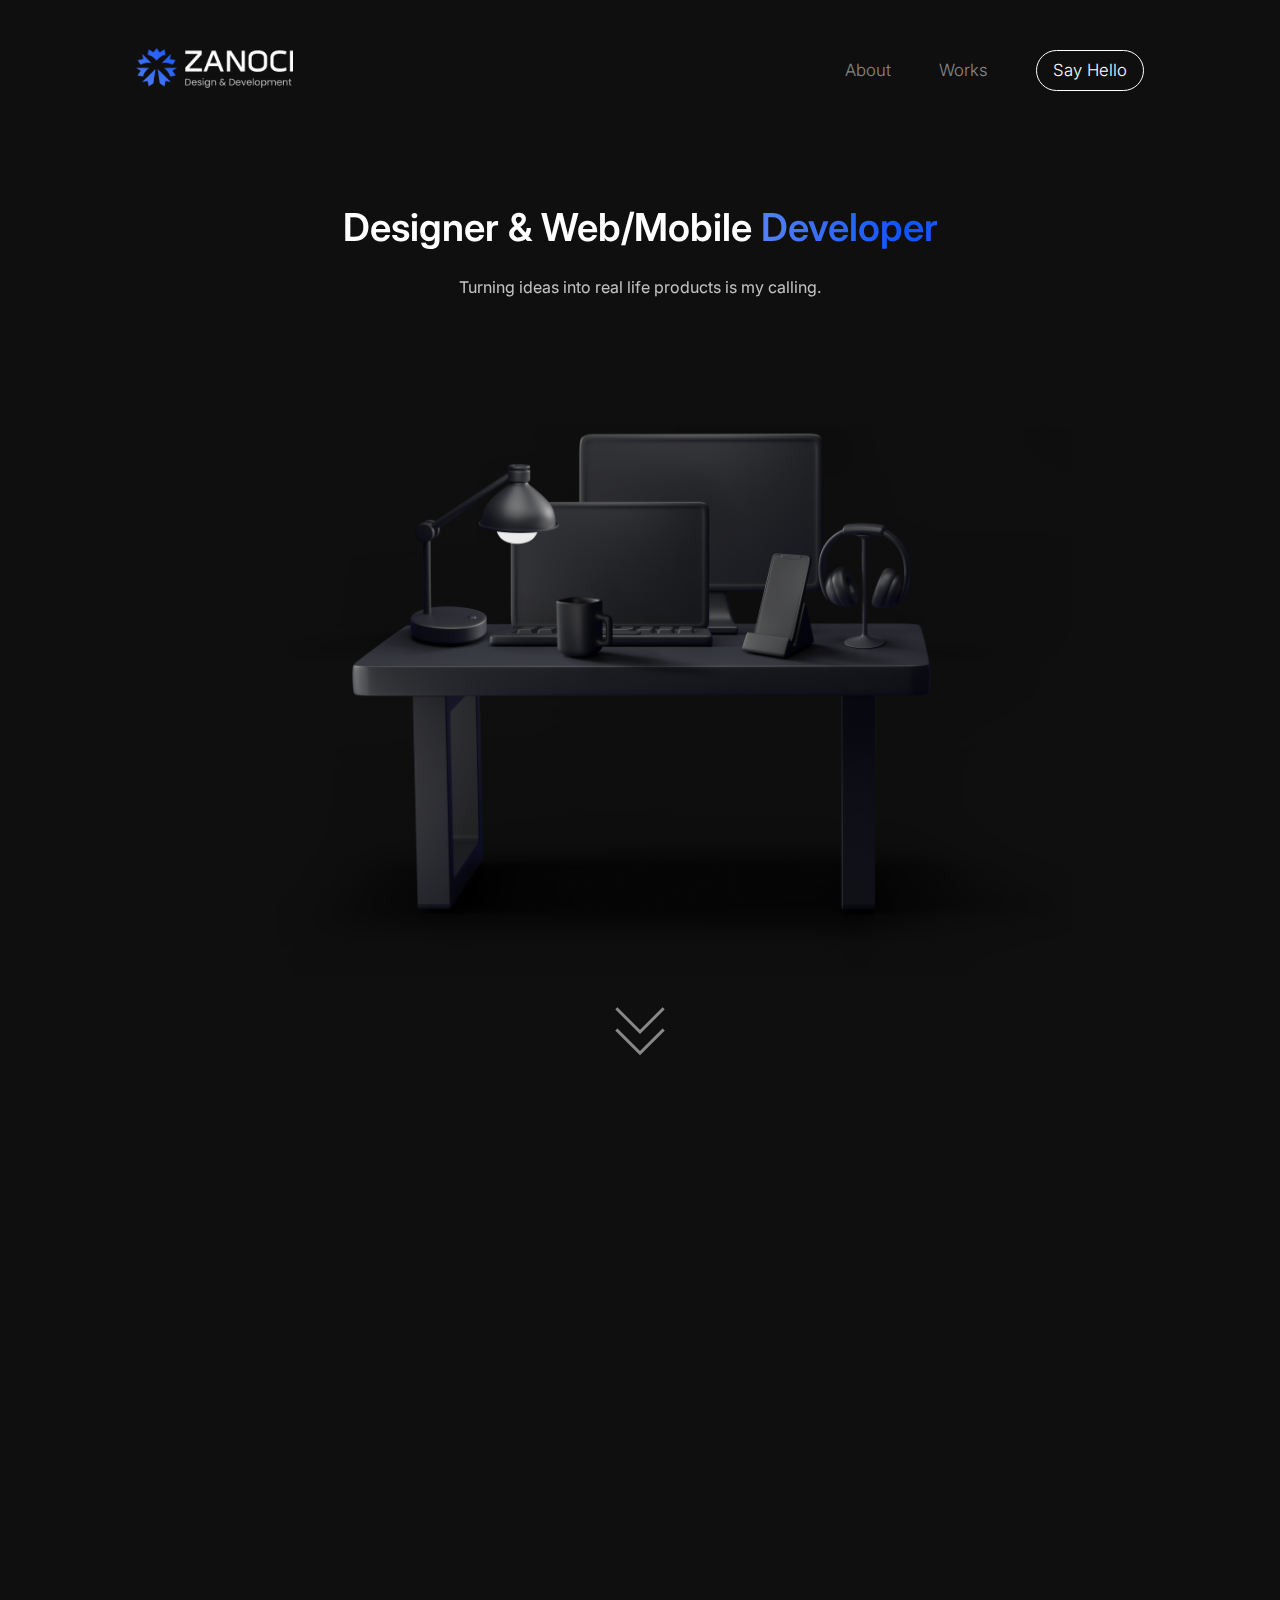
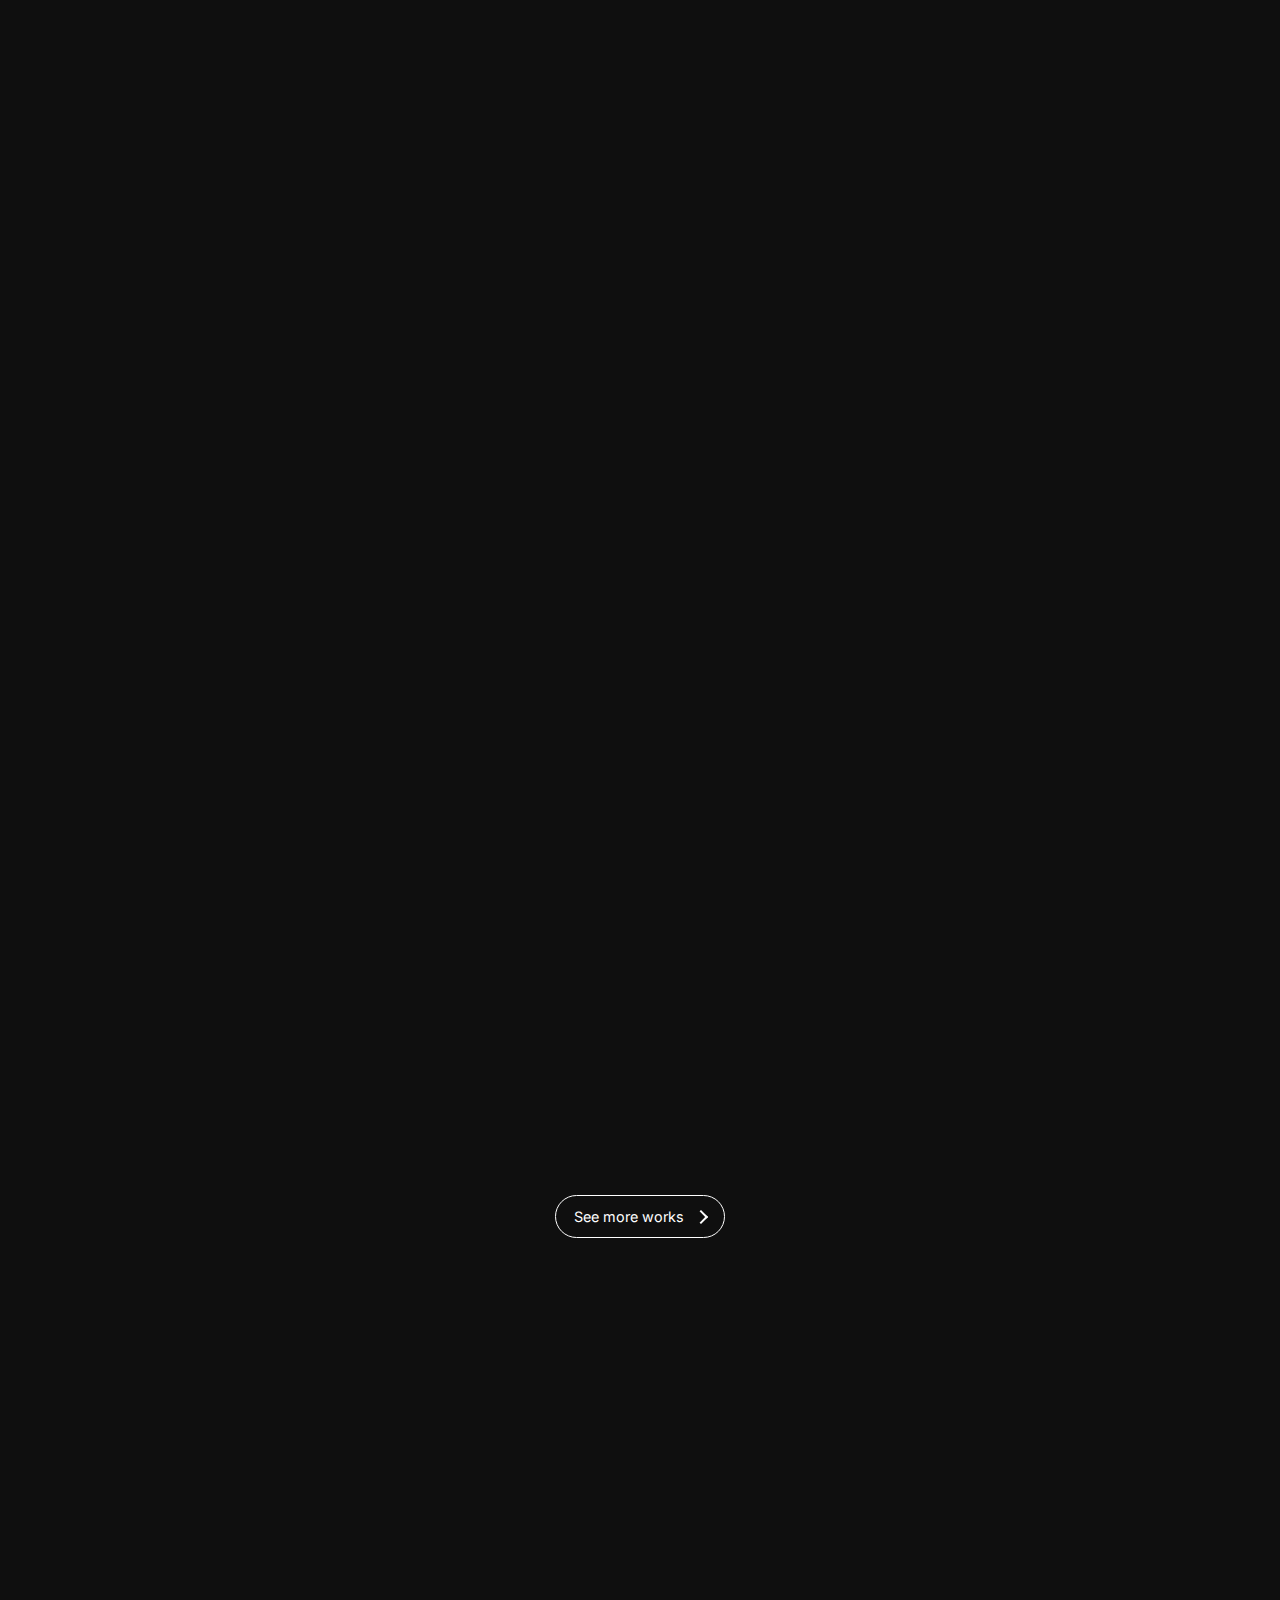
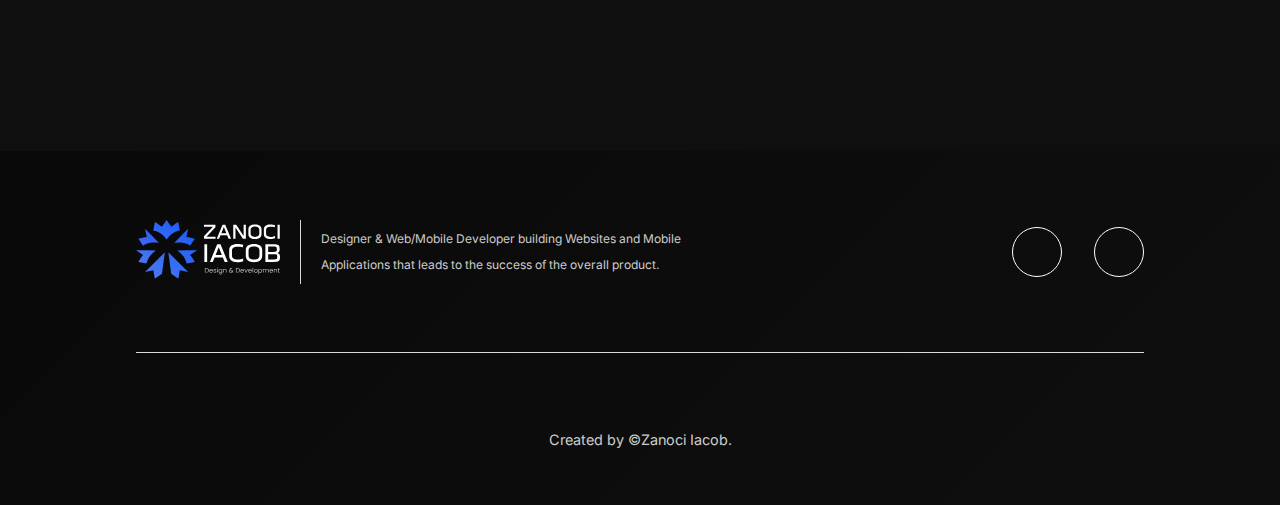
<file: index.html>
<!DOCTYPE html>
<html lang="en">
    <head>
        <meta charset="UTF-8">
        <meta name="viewport" content="width=device-width, initial-scale=1.0">

        <link rel="stylesheet" href="https://unpkg.com/aos@next/dist/aos.css" />

        <link rel="stylesheet" href="https://cdnjs.cloudflare.com/ajax/libs/font-awesome/6.4.0/css/all.min.css" integrity="sha512-iecdLmaskl7CVkqkXNQ/ZH/XLlvWZOJyj7Yy7tcenmpD1ypASozpmT/E0iPtmFIB46ZmdtAc9eNBvH0H/ZpiBw==" crossorigin="anonymous" referrerpolicy="no-referrer" />
        
        <link rel="preconnect" href="https://fonts.googleapis.com">
        <link rel="preconnect" href="https://fonts.gstatic.com" crossorigin>
        <link href="https://fonts.googleapis.com/css2?family=Inter:wght@100;200;300;400;500;600;700;800;900&display=swap" rel="stylesheet">

        <link rel="stylesheet" type="text/css" href="css/stylesHome.css">
        <title>ZANOCI - Home</title>
        <link rel="icon" type="image/x-icon" href="/images/tabIcon.png">
    </head>
    <body>
        <header>
            <div class="container">
                <div class="navbar">
                    <div class="nav_logo"><a class="navbar_logo" href="./"><img class="navbar_logo_img" src="images/zanoci_logo_header.png"></a></div>
                    <ul class="nav_links">
                        <li><a class="li_nav_links nav_link_underline" href="./about.html">About</a></li>
                        <li><a class="li_nav_links nav_link_underline" href="./works.html">Works</a></li>
                    </ul>
                    <a href="./contact.html" class="action_btn">Say Hello</a>
                    <div class="toggle_btn">
                        <i class="fa-solid fa-bars"></i>
                    </div>
                </div>

                <div class="dropdown_menu">
                    <li><a class="dropdown_menu_a" href="./about.html">About</a></li>
                    <li><a class="dropdown_menu_a" href="./works.html">Works</a></li>
                    <li><a class="dropdown_menu_a" href="./contact.html">Contact</a></li>
                    <li><a href="./contact.html" class="action_btn dropdown_menu_btn">Say Hello</a></li>
                </div>
            </div>
        </header>
        <section class="welcome_section">
            <div class="container">
                <div class="welcome_content" data-aos="zoom-out" data-aos-once="true" data-aos-duration="1500">
                    <h1 class="welcome_title">Designer & Web/Mobile <span class="h1_gradient">Developer</span></h1>
                    <p class="welcome_heading">Turning ideas into real life products is my calling.</p>
                    <img class="home_welcome_img" src="images/home_welcome.png">
                    <div class="scroll_down_animate">
                        <span class="wel_arrow_down"></span>
                        <span class="wel_arrow_down"></span>
                    </div>
                </div>
            </div>
        </section>
        <section class="resume_section">
            <div class="container">
                <div class="about_full">
                    <div class="about_resume" data-aos="flip-left" data-aos-once="true" data-aos-duration="1000">
                        <a href="about.html"><div class="icon_memoji"><img class="memoji_resume_img" src="images/icon_memoji.png"></div></a>
                        <div class="line_resume"></div>
                        <div class="text_resume" data-aos="fade-up" data-aos-once="true" data-aos-duration="2000">
                            <h2 class="about_title">Hi, I’m Iacob. Nice to meet you.</h2>
                            <p class="about_heading">
                                As a developer for web and mobile platforms with over 2 years of experience, I have a solid background in building and enhancing digital experiences. 
                                I'm passionate about usability and have a working knowledge of the latest design tools. 
                                I excel in both independent and collaborative projects, consistently identifying opportunities to elevate design and improve the user experience.
                            </p>
                        </div>
                    </div>
                    <div class="about_des_dev">
                        <div class="about_designer" data-aos="fade-right" data-aos-once="true" data-aos-duration="1000">
                            <div class="aboutCard_icon"><img class="aboutCard_img" src="images/homeCardTools/designer_icon.png"></div>
                            <div class="aboutCard_type">
                                <h3 class="about_card_title">Designer</h3>
                                <p class="about_card_heading">I value simple content structure, clean design patterns and thoughtful interactions.</p>
                            </div>
                            <div class="aboutCard_thingLang">
                                <h4 class="thing_lang_title">Things I enjoy designing:</h4>
                                <ul class="thing_lang_ul">
                                    <li><p class="thing_lang_ul_p">UI/UX</p></li>
                                    <li><p class="thing_lang_ul_p">Web</p></li>
                                    <li><p class="thing_lang_ul_p">Apps</p></li>
                                    <li><p class="thing_lang_ul_p">Logos</p></li>
                                </ul>
                            </div>
                            <div class="aboutCard_tools">
                                <h4 class="card_tools_title">Design Tools:</h4>
                                <div class="aboutCard_tools_col">
                                    <div class="aboutCard_tools_col-both">
                                        <ul>
                                            <li><img class="card_tool_img" src="images/homeCardTools/adobe_ai.png"><span>Illustrator</span></li>
                                            <li><img class="card_tool_img" src="images/homeCardTools/adobe_ae.png"><span>After Effects</span></li>
                                            <li><img class="card_tool_img" src="images/homeCardTools/adobe_ph.png"><span>Photoshop</span></li>
                                        </ul>
                                    </div>
                                    <div class="aboutCard_tools_col-both">
                                        <ul>
                                            <li><img class="card_tool_img" src="images/homeCardTools/figma.png"><span>Figma</span></li>
                                            <li><img class="card_tool_img" src="images/homeCardTools/penPaper.png"><span>Pen & Paper</span></li>
                                            <li><img class="card_tool_img" src="images/homeCardTools/fontAwesome.png"><span>Font Awesome</span></li>
                                        </ul>
                                    </div>
                                </div>
                            </div>
                        </div>
                        <div class="about_developer" data-aos="fade-left" data-aos-once="true" data-aos-duration="1000">
                            <div class="aboutCard_icon"><img class="aboutCard_img" src="images/homeCardTools/frontend_icon.png"></div>
                            <div class="aboutCard_type">
                                <h3 class="about_card_title">Developer</h3>
                                <p class="about_card_heading">I like to code things from scratch and take pleasure in transforming ideas into reality.</p>
                            </div>
                            <div class="aboutCard_thingLang">
                                <h4 class="thing_lang_title">Languages I speak:</h4>
                                <ul class="thing_lang_ul">
                                    <li><p class="thing_lang_ul_p">HTML</p></li>
                                    <li><p class="thing_lang_ul_p">CSS</p></li>
                                    <li><p class="thing_lang_ul_p">JavaScript</p></li>
                                    <li><p class="thing_lang_ul_p">Swift</p></li>
                                </ul>
                            </div>
                            <div class="aboutCard_tools">
                                <h4 class="card_tools_title">Dev Tools:</h4>
                                <div class="aboutCard_tools_col">
                                    <div class="aboutCard_tools_col-both">
                                        <ul>
                                            <li><img class="card_tool_img" src="images/homeCardTools/bootstrap.png"><span>Bootstrap</span></li>
                                            <li><img class="card_tool_img" src="images/homeCardTools/terminal.png"><span>Terminal</span></li>
                                            <li><img class="card_tool_img" src="images/homeCardTools/github.png"><span>Github</span></li>
                                        </ul>
                                    </div>
                                    <div class="aboutCard_tools_col-both">
                                        <ul>
                                            <li><img class="card_tool_img" src="images/homeCardTools/chromeDevTools.png"><span>CDT</span></li>
                                            <li><img class="card_tool_img" src="images/homeCardTools/vsCode.png"><span>VS Solutions</span></li>
                                            <li><img class="card_tool_img" src="images/homeCardTools/xcode.png"><span>Xcode</span></li>
                                        </ul>
                                    </div>
                                </div>
                            </div>
                        </div>
                    </div>
                </div>
            </div>
        </section>
        <section class="works_section">
            <div class="container">
                <div class="works_label" data-aos="fade" data-aos-once="true" data-aos-duration="2000">
                    <h2 class="works_title">My Recent Work</h2>
                    <p class="works_heading">Here are a few past projects I’ve worked on.</p>
                </div>
                <div class="works_cards">
                    <div class="works_card_business" data-aos="flip-right" data-aos-once="true" data-aos-duration="1000">
                        <img class="works_card_business_img" src="images/homeCardWorks/home_disrupt_background.png">
                        <div class="card_business_content">
                            <p class="card_business_heading">Disrupt is the game-changing driving force behind new music, entertainment, and sport in Saudi Arabia</p>
                            <a href="https://www.disruptgroup.me/" target="_blank" class="card_business_btn">Visit Website<span><i class="btn_arrow_right"></i></span></a>
                        </div>
                    </div>
                    <div class="works_card_business works_card_business_ndd" data-aos="flip-right" data-aos-once="true" data-aos-duration="1000">
                        <img class="works_card_business_img" src="images/homeCardWorks/mparking_background.png">
                        <div class="card_business_content">
                            <p class="card_business_heading">MParking is your go-to mobile application for convenient and efficient parking reservations in your local area.</p>
                            <a href="works.html" class="card_business_btn">In Progress<span><img class="inProcessIcon" src="/images/worksCard/inProcess.png" alt=""></span></a>
                        </div>
                    </div>
                    <div class="works_card_contact works_card_contact_nd" data-aos="flip-right" data-aos-once="true" data-aos-duration="1000">
                        <img class="works_face_icon" src="images/homeCardWorks/work_face_smiling.png">
                        <p class="works_card_p">Your business could be here</p>
                        <a href="contact.html" class="works_contact_btn">Contact me<span><i class="btn_arrow_right"></i></span></a>
                    </div>
                </div>
                <div class="works_goToPortfolio">
                    <a href="works.html" class="works_goToPortfolio_btn">See more works<span><i class="btn_arrow_right"></i></span></a>
                </div>
            </div>
        </section>
        <section class="collaborate_with_me" data-aos="fade" data-aos-once="true" data-aos-duration="2000">
            <div class="container">
                <div class="collaborate_label">
                    <h2 class="collaborate_title">Interested in collaborating with me?</h2>
                    <p class="collaborate_heading">Interested in working together? We should queue up a time to chat. I’ll buy the coffee.</p>
                    <a href="contact.html" class="collaborate_btn"><span><img class="collaborate_btn_img" src="images/hands.sparkles.svg"></span>Let’s do this</a>
                </div>
            </div>
        </section>
        <footer class="footer_home">
            <div class="container">
                <div class="footer_content_st">
                    <div class="about_brand">
                        <div class="footer_logo"><a href="./"><img class="footer_logo_img" src="images/footer_logo.svg"></a></div>
                        <div class="footer_line_vertical"></div>
                        <div class="footer_heading"><p class="footer_heading_p">Designer & Web/Mobile Developer building Websites and Mobile Applications that leads to the success of the overall product.</p></div>
                    </div>
                    <div class="footer_social">
                        <ul class="footer_social_ul">
                            <li><a href="https://md.linkedin.com/in/iacob-zanoci-50127920b" target="_blank"><i class="fa-brands fa-linkedin-in"></i></a></li>
                            <li><a href="contact.html"><i class="fa-regular fa-envelope"></i></a></li>
                        </ul> 
                    </div>
                </div>
                <div class="footer_content_nd">
                    <div class="footer_line_horizontal"></div>
                    <div class="footer_creator"><p class="footer_creator_p">Created by ©Zanoci Iacob.</p></div>
                </div>
            </div>
        </footer>

    <script src="javascript/home.js"></script>
    <script src="https://unpkg.com/aos@next/dist/aos.js"></script>
    <script>
        AOS.init();
    </script>
    </body>
</html>
</file>
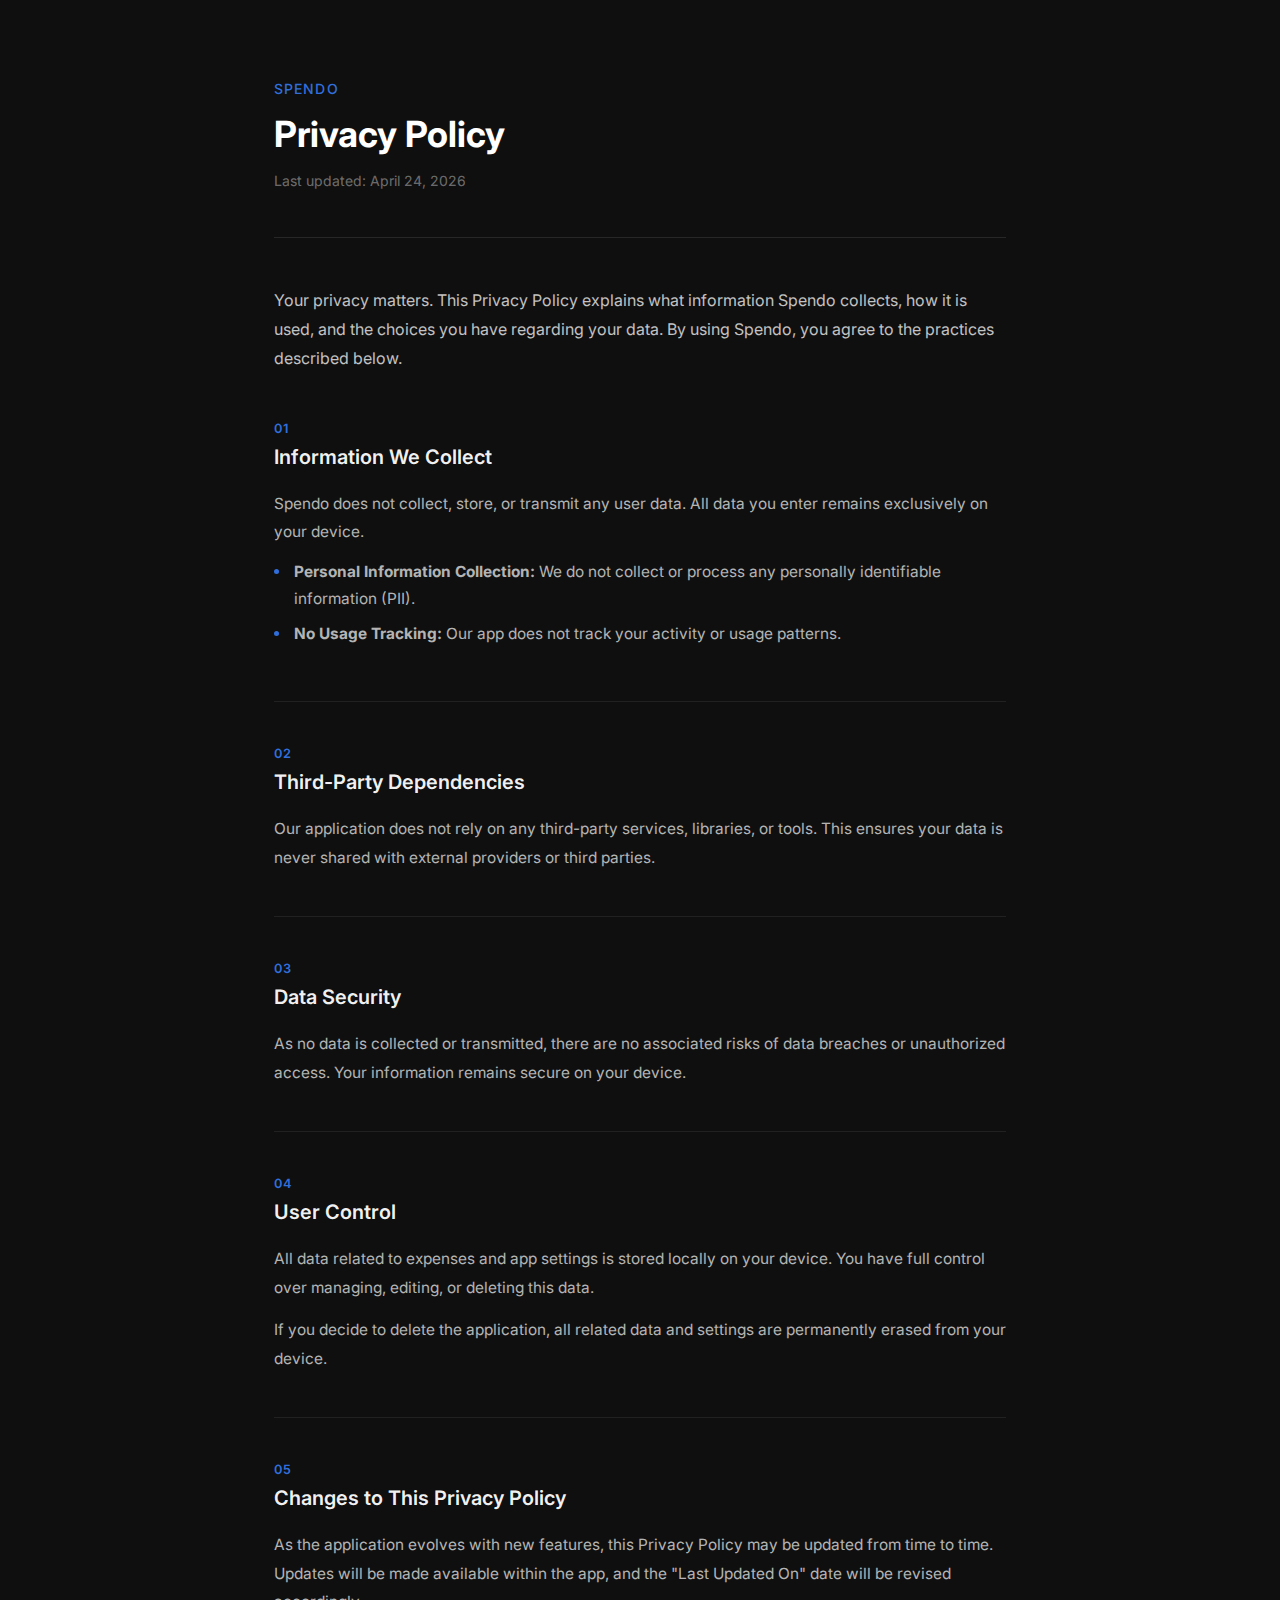
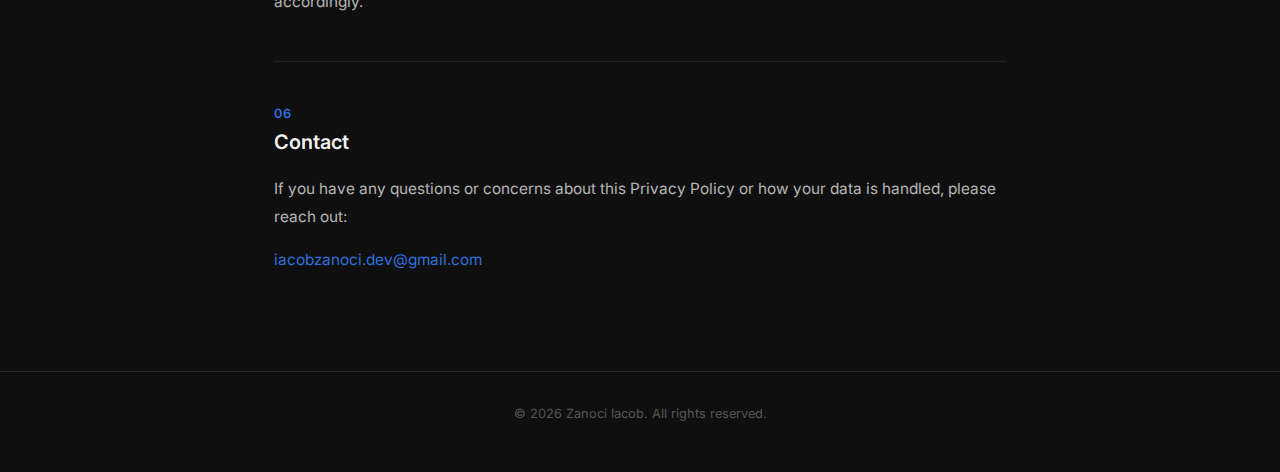
<file: spendo/privacy/index.html>
<!DOCTYPE html>
<html lang="en">
    <head>
        <meta charset="UTF-8">
        <meta name="viewport" content="width=device-width, initial-scale=1.0">

        <link rel="preconnect" href="https://fonts.googleapis.com">
        <link rel="preconnect" href="https://fonts.gstatic.com" crossorigin>
        <link href="https://fonts.googleapis.com/css2?family=Inter:wght@100;200;300;400;500;600;700;800;900&display=swap" rel="stylesheet">

        <title>Spendo – Privacy Policy</title>
        <link rel="icon" type="image/x-icon" href="/images/tabIcon.png">

        <style>
            * {
                font-family: 'Inter', sans-serif;
                box-sizing: border-box;
                margin: 0;
                padding: 0;
            }

            html, body {
                overflow-x: hidden;
                background-color: #0F0F0F;
            }

            a {
                color: #306FDB;
                text-decoration: none;
            }

            a:hover {
                text-decoration: underline;
            }

            .container {
                max-width: 780px;
                margin-left: auto;
                margin-right: auto;
                padding: 0 1.5rem;
            }

            /* PAGE HEADER */
            .page-header {
                padding-top: 5rem;
                padding-bottom: 3rem;
                border-bottom: 1px solid rgba(255, 255, 255, 0.10);
            }

            .app-label {
                color: #306FDB;
                font-size: 0.875rem;
                font-weight: 500;
                letter-spacing: 0.08em;
                text-transform: uppercase;
                margin-bottom: 1rem;
            }

            .page-title {
                color: #FFFFFF;
                font-size: 2.25rem;
                font-weight: 700;
                line-height: 1.2;
                margin-bottom: 1rem;
            }

            .last-updated {
                color: rgba(255, 255, 255, 0.40);
                font-size: 0.875rem;
                font-weight: 400;
            }

            /* CONTENT */
            .privacy-content {
                padding-top: 3rem;
                padding-bottom: 6rem;
            }

            .intro-text {
                color: rgba(255, 255, 255, 0.75);
                font-size: 1rem;
                font-weight: 400;
                line-height: 1.8;
                margin-bottom: 3rem;
            }

            .section {
                margin-bottom: 2.75rem;
                padding-bottom: 2.75rem;
                border-bottom: 1px solid rgba(255, 255, 255, 0.08);
            }

            .section:last-child {
                border-bottom: none;
                margin-bottom: 0;
                padding-bottom: 0;
            }

            .section-number {
                color: #306FDB;
                font-size: 0.8rem;
                font-weight: 600;
                letter-spacing: 0.1em;
                text-transform: uppercase;
                margin-bottom: 0.5rem;
            }

            .section-title {
                color: rgba(255, 255, 255, 0.95);
                font-size: 1.25rem;
                font-weight: 600;
                line-height: 1.3;
                margin-bottom: 1.25rem;
            }

            .section-body {
                color: rgba(255, 255, 255, 0.70);
                font-size: 0.9625rem;
                font-weight: 400;
                line-height: 1.85;
            }

            .section-body p + p {
                margin-top: 0.9rem;
            }

            .section-body ul {
                list-style: none;
                margin-top: 0.75rem;
            }

            .section-body ul li {
                padding-left: 1.25rem;
                position: relative;
                margin-bottom: 0.55rem;
                color: rgba(255, 255, 255, 0.70);
                font-size: 0.9625rem;
                line-height: 1.75;
            }

            .section-body ul li::before {
                content: '';
                position: absolute;
                left: 0;
                top: 0.65em;
                width: 5px;
                height: 5px;
                border-radius: 50%;
                background-color: #306FDB;
            }

            /* FOOTER */
            .page-footer {
                border-top: 1px solid rgba(255, 255, 255, 0.10);
                padding: 2rem 0 3rem;
                text-align: center;
            }

            .footer-text {
                color: rgba(255, 255, 255, 0.30);
                font-size: 0.8rem;
                font-weight: 400;
                line-height: 1.6;
            }

            /* RESPONSIVE */
            @media (max-width: 640px) {
                .page-header {
                    padding-top: 3.5rem;
                    padding-bottom: 2rem;
                }

                .page-title {
                    font-size: 1.75rem;
                }

                .section-title {
                    font-size: 1.125rem;
                }

                .section-body,
                .section-body ul li {
                    font-size: 0.925rem;
                }
            }
        </style>
    </head>
    <body>

        <div class="container">

            <div class="page-header">
                <p class="app-label">Spendo</p>
                <h1 class="page-title">Privacy Policy</h1>
                <p class="last-updated">Last updated: April 24, 2026</p>
            </div>

            <div class="privacy-content">

                <p class="intro-text">
                    Your privacy matters. This Privacy Policy explains what information Spendo collects, how it is used, and the choices you have regarding your data. By using Spendo, you agree to the practices described below.
                </p>

                <div class="section">
                    <p class="section-number">01</p>
                    <h2 class="section-title">Information We Collect</h2>
                    <div class="section-body">
                        <p>Spendo does not collect, store, or transmit any user data. All data you enter remains exclusively on your device.</p>
                        <ul>
                            <li><strong>Personal Information Collection:</strong> We do not collect or process any personally identifiable information (PII).</li>
                            <li><strong>No Usage Tracking:</strong> Our app does not track your activity or usage patterns.</li>
                        </ul>
                    </div>
                </div>

                <div class="section">
                    <p class="section-number">02</p>
                    <h2 class="section-title">Third-Party Dependencies</h2>
                    <div class="section-body">
                        <p>Our application does not rely on any third-party services, libraries, or tools. This ensures your data is never shared with external providers or third parties.</p>
                    </div>
                </div>

                <div class="section">
                    <p class="section-number">03</p>
                    <h2 class="section-title">Data Security</h2>
                    <div class="section-body">
                        <p>As no data is collected or transmitted, there are no associated risks of data breaches or unauthorized access. Your information remains secure on your device.</p>
                    </div>
                </div>

                <div class="section">
                    <p class="section-number">04</p>
                    <h2 class="section-title">User Control</h2>
                    <div class="section-body">
                        <p>All data related to expenses and app settings is stored locally on your device. You have full control over managing, editing, or deleting this data.</p>
                        <p>If you decide to delete the application, all related data and settings are permanently erased from your device.</p>
                    </div>
                </div>

                <div class="section">
                    <p class="section-number">05</p>
                    <h2 class="section-title">Changes to This Privacy Policy</h2>
                    <div class="section-body">
                        <p>As the application evolves with new features, this Privacy Policy may be updated from time to time. Updates will be made available within the app, and the "Last Updated On" date will be revised accordingly.</p>
                    </div>
                </div>

                <div class="section">
                    <p class="section-number">06</p>
                    <h2 class="section-title">Contact</h2>
                    <div class="section-body">
                        <p>If you have any questions or concerns about this Privacy Policy or how your data is handled, please reach out:</p>
                        <p><a href="mailto:iacobzanoci.dev@gmail.com">iacobzanoci.dev@gmail.com</a></p>
                    </div>
                </div>

            </div>

        </div>

        <div class="page-footer">
            <div class="container">
                <p class="footer-text">© 2026 Zanoci Iacob. All rights reserved.</p>
            </div>
        </div>

    </body>
</html>
</file>
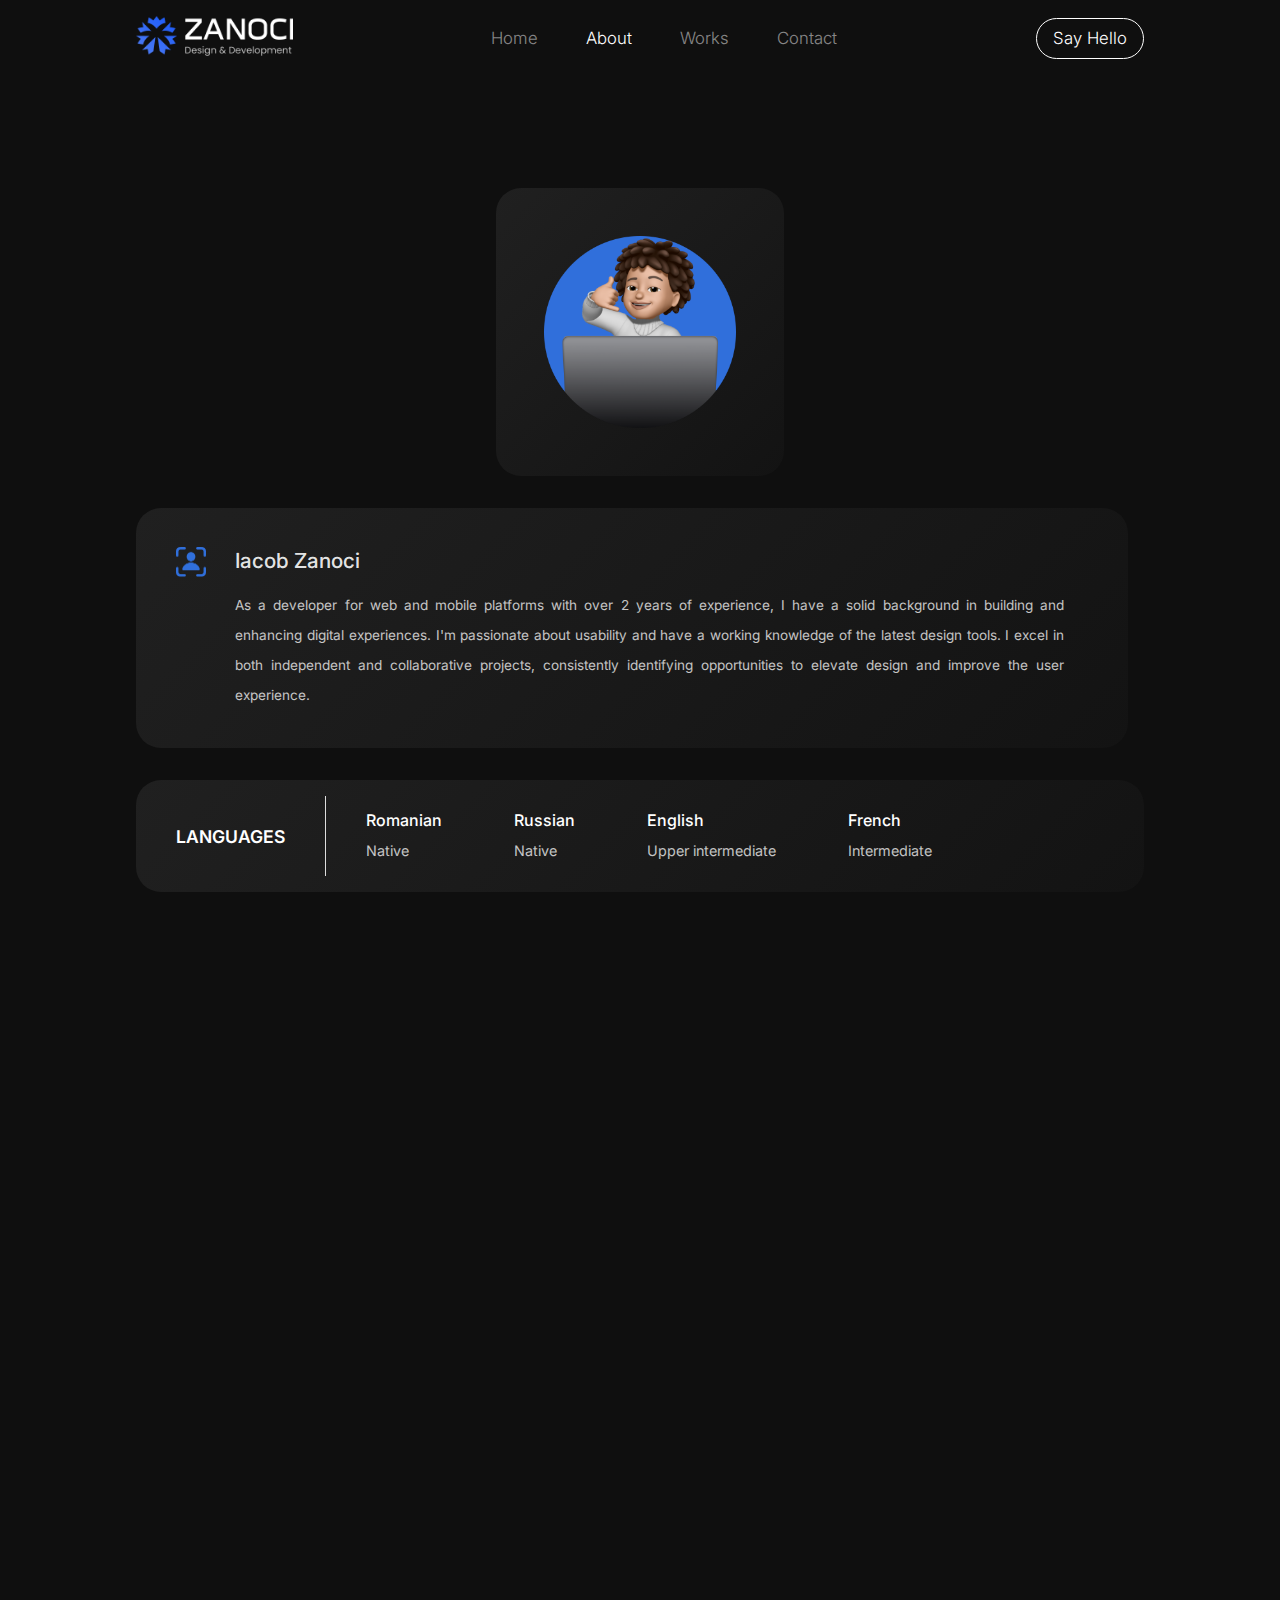
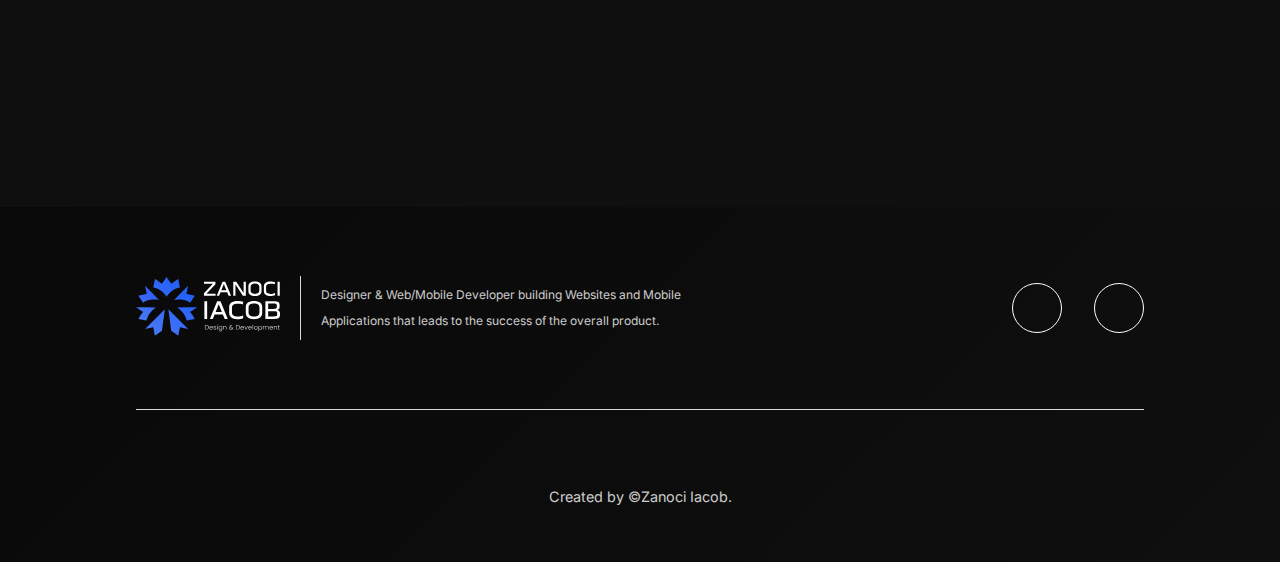
<file: about.html>
<!DOCTYPE html>
<html lang="en">
    <head>
        <meta charset="UTF-8">
        <meta name="viewport" content="width=device-width, initial-scale=1.0">

        <link rel="stylesheet" href="https://unpkg.com/aos@next/dist/aos.css" />

        <link rel="stylesheet" href="https://cdnjs.cloudflare.com/ajax/libs/font-awesome/6.4.0/css/all.min.css" integrity="sha512-iecdLmaskl7CVkqkXNQ/ZH/XLlvWZOJyj7Yy7tcenmpD1ypASozpmT/E0iPtmFIB46ZmdtAc9eNBvH0H/ZpiBw==" crossorigin="anonymous" referrerpolicy="no-referrer" />
        
        <link rel="preconnect" href="https://fonts.googleapis.com">
        <link rel="preconnect" href="https://fonts.gstatic.com" crossorigin>
        <link href="https://fonts.googleapis.com/css2?family=Inter:wght@100;200;300;400;500;600;700;800;900&display=swap" rel="stylesheet">

        <link rel="stylesheet" type="text/css" href="css/stylesAbout.css">
        <script defer src="javascript/activePage.js"></script>
        
        <title>ZANOCI - About</title>
        <link rel="icon" type="image/x-icon" href="/images/tabIcon.png">
    </head>
    <body>
        <header>
            <div class="container">
                <nav class="navbar">
                    <div class="nav_logo"><a class="navbar_logo" href="./"><img class="navbar_logo_img" src="images/zanoci_logo_header.png"></a></div>
                    <ul class="nav_links">
                        <li><a class="li_nav_links" href="./">Home</a></li>
                        <li><a class="li_nav_links" href="about.html">About</a></li>
                        <li><a class="li_nav_links" href="works.html">Works</a></li>
                        <li><a class="li_nav_links" href="contact.html">Contact</a></li>
                    </ul>
                    <a href="contact.html" class="action_btn">Say Hello</a>
                    <div class="toggle_btn">
                        <i class="fa-solid fa-bars"></i>
                    </div>
                </nav>

                <nav class="dropdown_menu">
                    <li><a class="dropdown_menu_a" href="./">Home</a></li>
                    <li><a class="dropdown_menu_a" href="about.html">About</a></li>
                    <li><a class="dropdown_menu_a" href="works.html">Works</a></li>
                    <li><a href="contact.html" class="action_btn dropdown_menu_btn">Say Hello</a></li>
                </nav>
            </div>
        </header>
        <section class="intro_section">
            <div class="container">
                <div class="intro_container">
                    <div class="intro_memoji" data-aos="flip-right" data-aos-once="true" data-aos-duration="1000">
                        <img class="intro_memoji_img" src="./images/icon_memoji.png" alt="memoji_icon">
                    </div>
                    <div class="intro_resume_lang">
                        <div class="intro_resume" data-aos="fade-left" data-aos-once="true" data-aos-duration="1000">
                            <div class="intro_resume_content">
                                <h1 class="resume_title"><span><img class="intro_resume_img" src="images/aboutIntro/intro_resume_icon.png" alt="intro_resume_icon"></span>Iacob Zanoci</h1>
                                <p class="resume_text">
                                    As a developer for web and mobile platforms with over 2 years of experience, I have a solid background in building and enhancing digital experiences. 
                                    I'm passionate about usability and have a working knowledge of the latest design tools. 
                                    I excel in both independent and collaborative projects, consistently identifying opportunities to elevate design and improve the user experience.
                                </p>
                            </div>
                        </div>
                        <div class="intro_language" data-aos="fade-left" data-aos-once="true" data-aos-duration="1000">
                            <div class="language_content">
                                <div class="language_title">
                                    <h2 class="lang_title">Languages</h2>
                                </div>
                                <div class="language_line"></div>
                                <div class="language_list">
                                    <ul>
                                        <li>
                                            <h3 class="lang_list_type">Romanian</h3>
                                            <p class="lang_list_level">Native</p>
                                        </li>
                                        <li>
                                            <h3 class="lang_list_type">Russian</h3>
                                            <p class="lang_list_level">Native</p>
                                        </li>
                                        <li>
                                            <h3 class="lang_list_type">English</h3>
                                            <p class="lang_list_level">Upper intermediate</p>
                                        </li>
                                        <li>
                                            <h3 class="lang_list_type">French</h3>
                                            <p class="lang_list_level">Intermediate</p>
                                        </li>
                                    </ul>
                                </div>
                            </div>
                        </div>
                    </div>
                </div>
            </div>
        </section>
        <section class="language_section">
            <div class="container">
                <div class="language_container" data-aos="fade-left" data-aos-once="true" data-aos-duration="1500">
                    <div class="language_content_nd">
                        <div class="language_title">
                            <h2 class="lang_title">Languages</h2>
                        </div>
                        <div class="language_line"></div>
                        <div class="language_list">
                            <ul>
                                <li>
                                    <h3 class="lang_list_type">Romanian</h3>
                                    <p class="lang_list_level">Native</p>
                                </li>
                                <li class="language_gap">
                                    <h3 class="lang_list_type">Russian</h3>
                                    <p class="lang_list_level">Native</p>
                                </li>
                                <li>
                                    <h3 class="lang_list_type">English</h3>
                                    <p class="lang_list_level" id="english-level">Upper intermediate</p>
                                </li>
                                <li class="language_gap">
                                    <h3 class="lang_list_type">French</h3>
                                    <p class="lang_list_level">Intermediate</p>
                                </li>
                            </ul>
                        </div>
                    </div>
                </div>
            </div>
        </section>
        <section class="exp_edu_section">
            <div class="container">
                <div class="exp_edu_boxes">
                    <div class="exp_box exp_edu_box" data-aos="fade-right" data-aos-once="true" data-aos-duration="1000">
                        <div class="box_exp_edu_title">
                            <h2 class="expedu_title">Experience</h2>
                        </div>
                        <div class="box_separate_line"></div>
                        <div class="exp_edu_list">
                            <ul>
                                <li><p class="exp_edu_date">2023 - Present</p></li>
                                <li><h3 class="exp_edu_title">Web & Mobile Developer</h3></li>
                                <li><p class="exp_edu_type">Freelance</p></li>
                            </ul>
                        </div>
                        <div class="box_separate_line"></div>
                        <div class="exp_edu_list">
                            <ul>
                                <li><p class="exp_edu_date">2022 - 2023</p></li>
                                <li><h3 class="exp_edu_title">Web Developer</h3></li>
                                <li><p class="exp_edu_type">Disrupt Group</p></li>
                            </ul>
                        </div>
                        <div class="box_separate_line"></div>
                        <div class="exp_edu_list">
                            <ul>
                                <li><p class="exp_edu_date">2021 - 2022</p></li>
                                <li><h3 class="exp_edu_title">UI/UX Web Designer</h3></li>
                                <li><p class="exp_edu_type">ITBuilders</p></li>
                            </ul>
                        </div>
                    </div>

                    <div class="edu_box exp_edu_box" data-aos="fade-left" data-aos-once="true" data-aos-duration="1000">
                        <div class="box_exp_edu_title">
                            <h2 class="expedu_title">Education</h2>
                        </div>
                        <div class="box_separate_line"></div>
                        <div class="exp_edu_list">
                            <ul>
                                <li><p class="exp_edu_date">September 2020 - May 2024</p></li>
                                <li><h3 class="exp_edu_title">Technical University of Moldova, Chișinău</h3></li>
                                <li><p class="exp_edu_type">FCIM, Information Technology</p></li>
                            </ul>
                        </div>
                        <div class="box_separate_line"></div>
                        <div class="exp_edu_list">
                            <ul>
                                <li><p class="exp_edu_date">September 2016 - May 2020</p></li>
                                <li><h3 class="exp_edu_title">High School “Alexandru cel Bun”, Bender</h3></li>
                                <li><p class="exp_edu_type">Class 9 to 12</p></li>
                            </ul>
                        </div>
                        <div class="box_separate_line"></div>
                        <div class="exp_edu_list">
                            <ul>
                                <li><p class="exp_edu_date">September 2008 - May 2016</p></li>
                                <li><h3 class="exp_edu_title">High School “Varnița”, Varnița, Anenii-Noi</h3></li>
                                <li><p class="exp_edu_type">Class 1 to 8</p></li>
                            </ul>
                        </div>
                    </div>
                </div>
            </div>
        </section>

        <section class="contact_section">
            <div class="container">
                <div class="contact_boxes">
                    <a href="https://md.linkedin.com/in/iacob-zanoci-50127920b" target="_blank" class="profile_box contact_box" data-aos="flip-right" data-aos-once="true" data-aos-duration="1000">
                        <div class="profile_title_icon">
                            <h2 class="profile_title">Profiles</h2>
                            <img class="profile_linkedin_img" src="./images/linkedin_icon.png" alt="linkedin">
                        </div>
                        <div class="profile_arrow">
                            <div href="https://md.linkedin.com/in/iacob-zanoci-50127920b" target="_blank" class="link_arrow">
                                <svg xmlns="http://www.w3.org/2000/svg" width="53" height="38" viewBox="0 0 53 38" fill="none">
                                    <path d="M51.7678 20.7678C52.7441 19.7915 52.7441 18.2085 51.7678 17.2322L35.8579 1.32233C34.8816 0.34602 33.2986 0.34602 32.3223 1.32233C31.346 2.29864 31.346 3.88155 32.3223 4.85786L46.4645 19L32.3223 33.1421C31.346 34.1184 31.346 35.7014 32.3223 36.6777C33.2986 37.654 34.8816 37.654 35.8579 36.6777L51.7678 20.7678ZM1.35125e-08 21.5L50 21.5L50 16.5L-1.35125e-08 16.5L1.35125e-08 21.5Z" fill="white"/>
                                </svg>
                            </div>
                        </div>
                    </a>
                    <a href="contact.html" class="contact_me_box contact_box" data-aos="flip-right" data-aos-once="true" data-aos-duration="1000">
                        <div class="contact_title">
                            <p class="contact_me_regular">Contact <span class="contact_me_gradient">Me</span></p>
                        </div>
                        <div class="profile_arrow">
                            <div href="contact.html" class="link_arrow">
                                <svg xmlns="http://www.w3.org/2000/svg" width="53" height="38" viewBox="0 0 53 38" fill="none">
                                    <path d="M51.7678 20.7678C52.7441 19.7915 52.7441 18.2085 51.7678 17.2322L35.8579 1.32233C34.8816 0.34602 33.2986 0.34602 32.3223 1.32233C31.346 2.29864 31.346 3.88155 32.3223 4.85786L46.4645 19L32.3223 33.1421C31.346 34.1184 31.346 35.7014 32.3223 36.6777C33.2986 37.654 34.8816 37.654 35.8579 36.6777L51.7678 20.7678ZM1.35125e-08 21.5L50 21.5L50 16.5L-1.35125e-08 16.5L1.35125e-08 21.5Z" fill="white"/>
                                </svg>
                            </div>
                        </div>
                    </a>
                    <a href="works.html" class="works_box contact_box" data-aos="flip-right" data-aos-once="true" data-aos-duration="1000">
                        <div class="works_title_icon">
                            <h2 class="works_title">Works</h2>
                            <img class="works_img" src="./images/works_img.png" alt="linkedin">
                        </div>
                        <div class="profile_arrow">
                            <div href="works.html" class="link_arrow">
                                <svg xmlns="http://www.w3.org/2000/svg" width="53" height="38" viewBox="0 0 53 38" fill="none">
                                    <path d="M51.7678 20.7678C52.7441 19.7915 52.7441 18.2085 51.7678 17.2322L35.8579 1.32233C34.8816 0.34602 33.2986 0.34602 32.3223 1.32233C31.346 2.29864 31.346 3.88155 32.3223 4.85786L46.4645 19L32.3223 33.1421C31.346 34.1184 31.346 35.7014 32.3223 36.6777C33.2986 37.654 34.8816 37.654 35.8579 36.6777L51.7678 20.7678ZM1.35125e-08 21.5L50 21.5L50 16.5L-1.35125e-08 16.5L1.35125e-08 21.5Z" fill="white"/>
                                </svg>
                            </div>
                        </div>
                    </a>
                </div>
            </div>
        </section>

        <footer class="footer_home">
            <div class="container">
                <div class="footer_content_st">
                    <div class="about_brand">
                        <div class="footer_logo"><a href="./"><img class="footer_logo_img" src="images/footer_logo.svg"></a></div>
                        <div class="footer_line_vertical"></div>
                        <div class="footer_heading"><p class="footer_heading_p">Designer & Web/Mobile Developer building Websites and Mobile Applications that leads to the success of the overall product.</p></div>
                    </div>
                    <div class="footer_social">
                        <ul class="footer_social_ul">
                            <li><a href="https://md.linkedin.com/in/iacob-zanoci-50127920b" target="_blank"><i class="fa-brands fa-linkedin-in"></i></a></li>
                            <li><a href="contact.html"><i class="fa-regular fa-envelope"></i></a></li>
                        </ul> 
                    </div>
                </div>
                <div class="footer_content_nd">
                    <div class="footer_line_horizontal"></div>
                    <div class="footer_creator"><p class="footer_creator_p">Created by ©Zanoci Iacob.</p></div>
                </div>
            </div>
        </footer>
        

    <script src="javascript/about.js"></script>
    <script src="https://unpkg.com/aos@next/dist/aos.js"></script>
    <script>
        AOS.init();
    </script>
    </body>
</html>
</file>
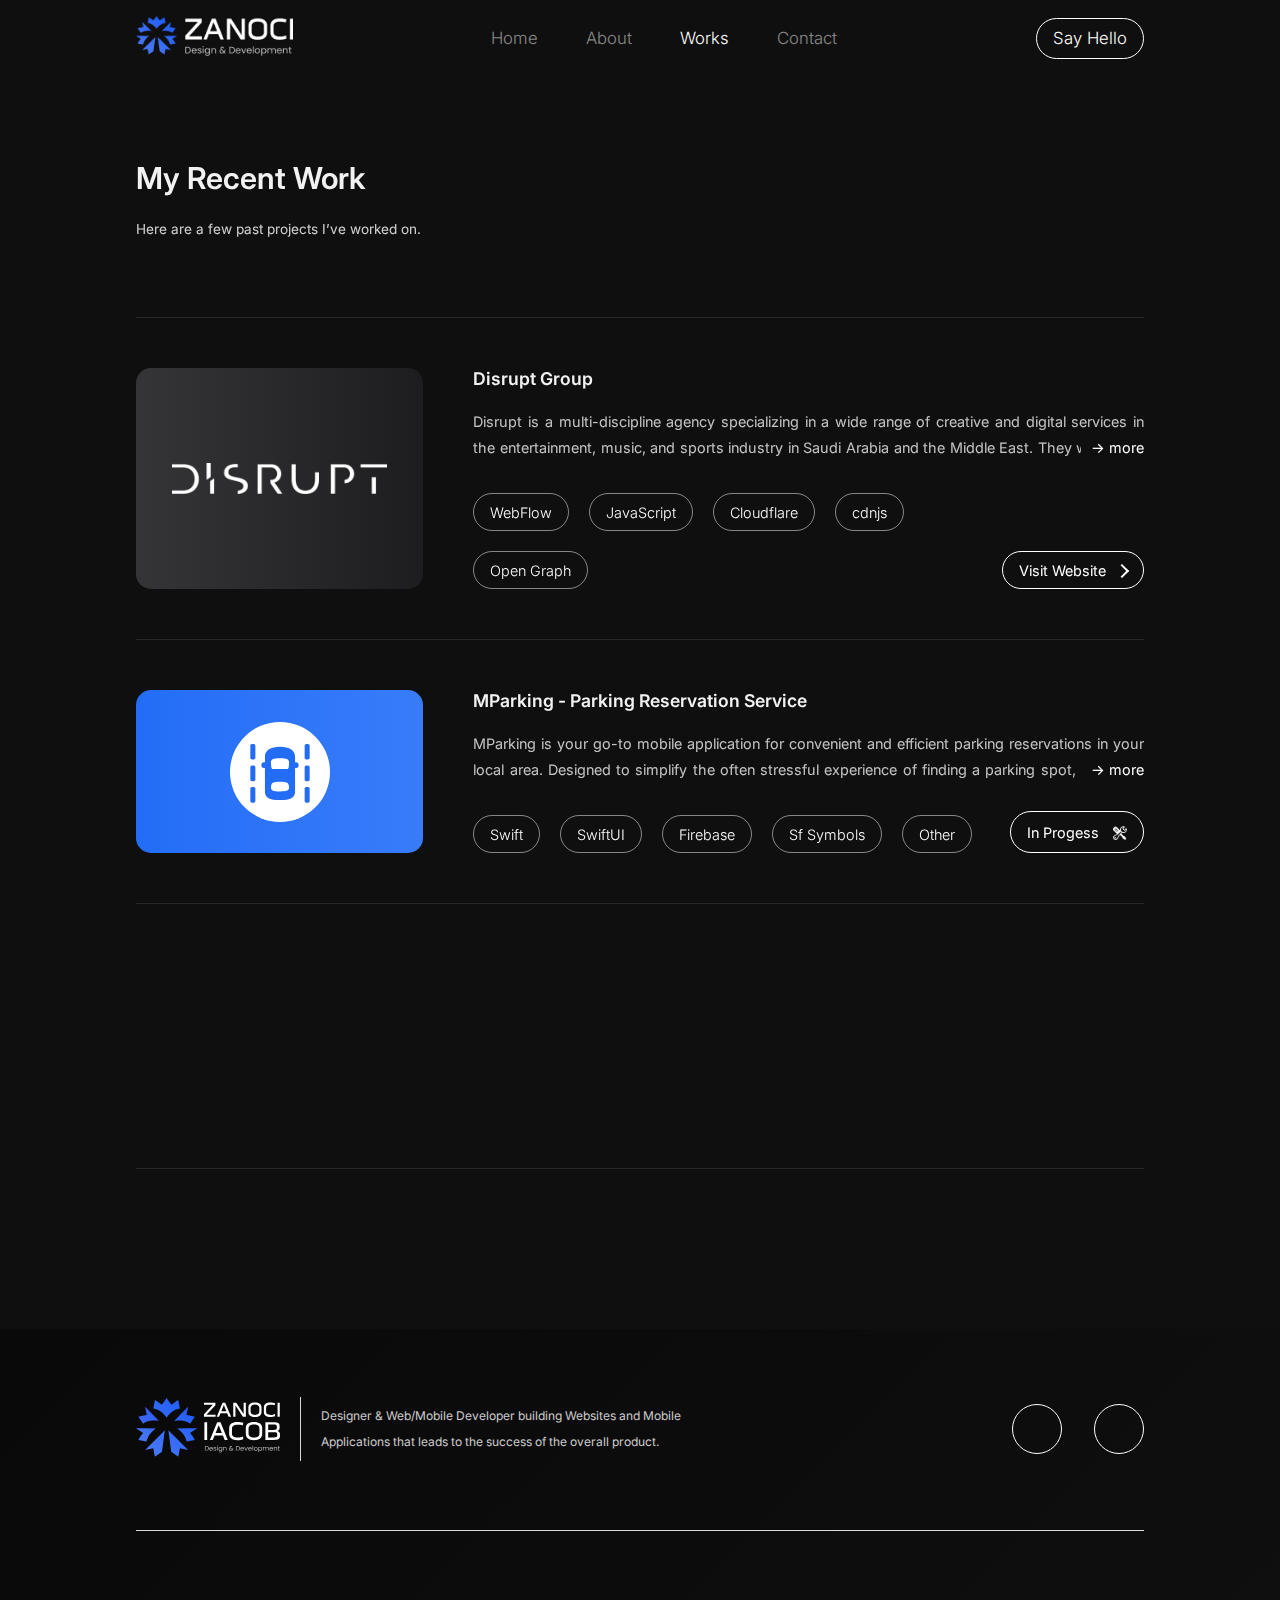
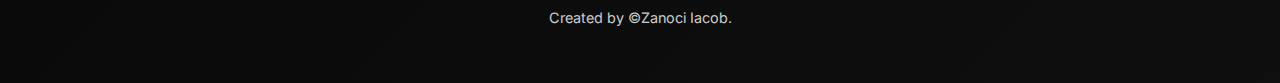
<file: works.html>
<!DOCTYPE html>
<html lang="en">
    <head>
        <meta charset="UTF-8">
        <meta name="viewport" content="width=device-width, initial-scale=1.0">

        <link rel="stylesheet" href="https://unpkg.com/aos@next/dist/aos.css" />

        <link rel="stylesheet" href="https://cdnjs.cloudflare.com/ajax/libs/font-awesome/6.4.0/css/all.min.css" integrity="sha512-iecdLmaskl7CVkqkXNQ/ZH/XLlvWZOJyj7Yy7tcenmpD1ypASozpmT/E0iPtmFIB46ZmdtAc9eNBvH0H/ZpiBw==" crossorigin="anonymous" referrerpolicy="no-referrer" />
        
        <link rel="preconnect" href="https://fonts.googleapis.com">
        <link rel="preconnect" href="https://fonts.gstatic.com" crossorigin>
        <link href="https://fonts.googleapis.com/css2?family=Inter:wght@100;200;300;400;500;600;700;800;900&display=swap" rel="stylesheet">

        <link rel="stylesheet" type="text/css" href="css/stylesWorks.css">
        <script defer src="javascript/activePage.js"></script>

        <title>ZANOCI - Works</title>
        <link rel="icon" type="image/x-icon" href="/images/tabIcon.png">
    </head>
    <body>
        <header>
            <div class="container">
                <nav class="navbar">
                    <div class="nav_logo"><a class="navbar_logo" href="./"><img class="navbar_logo_img" src="images/zanoci_logo_header.png"></a></div>
                    <ul class="nav_links">
                        <li><a class="li_nav_links" href="./">Home</a></li>
                        <li><a class="li_nav_links" href="about.html">About</a></li>
                        <li><a class="li_nav_links" href="works.html">Works</a></li>
                        <li><a class="li_nav_links" href="contact.html">Contact</a></li>
                    </ul>
                    <a href="contact.html" class="action_btn">Say Hello</a>
                    <div class="toggle_btn">
                        <i class="fa-solid fa-bars"></i>
                    </div>
                </nav>

                <nav class="dropdown_menu">
                    <li><a class="dropdown_menu_a" href="./">Home</a></li>
                    <li><a class="dropdown_menu_a" href="about.html">About</a></li>
                    <li><a class="dropdown_menu_a" href="works.html">Works</a></li>
                    <li><a href="contact.html" class="action_btn dropdown_menu_btn">Say Hello</a></li>
                </nav>
            </div>
        </header>

        <section class="intro_section">
            <div class="container">
                <div class="intro_label_box" data-aos="fade-left" data-aos-once="true" data-aos-duration="1000">
                    <div class="intro_label_content">
                        <h1 class="intro_label_title">My Recent Work</h1>
                        <p class="intro_label_heading">Here are a few past projects I’ve worked on.</p>
                    </div>
                </div>
            </div>
        </section>

        <section class="works_section">
            <div class="container">
                <div class="works_content">
                    <div class="borderline_works"></div>

                    <div class="works_company_box">
                        <div class="works_company_container" data-aos="flip-right" data-aos-once="true" data-aos-duration="1000">
                            <img class="disrupt_group_logo" src="./images/worksCard/disrupt_logo.png" alt="disruptGroup">
                        </div>
                        <div class="works_company_info">
                            <div class="works_company_title" data-aos="fade-left" data-aos-once="true" data-aos-duration="1000">
                                <h2>Disrupt Group</h2>
                            </div>
                            <div class="works_company_heading" data-aos="fade-left" data-aos-once="true" data-aos-duration="1000">
                                <p class="truncate-paragraph">
                                    Disrupt is a multi-discipline agency specializing in a wide range of creative and digital services in the entertainment, music, and sports industry in Saudi Arabia and the Middle East.
                                    They work with leading international partners to bring the best in entertainment to the country, provide opportunities to local artists and empower talented creatives.
                                    <span class="read-more"> -> more</span>
                                </p>
                            </div>
                            
                            <div class="works_company_tools">
                                <div class="tools-container">
                                    <ul class="company_tools_ul">
                                        <li class="company_tools_li" data-aos="flip-right" data-aos-once="true" data-aos-duration="1000"><p>WebFlow</p></li>
                                        <li class="company_tools_li" data-aos="flip-right" data-aos-once="true" data-aos-duration="1000"><p>JavaScript</p></li>
                                        <li class="company_tools_li" data-aos="flip-right" data-aos-once="true" data-aos-duration="1000"><p>Cloudflare</p></li>
                                        <li class="company_tools_li" data-aos="flip-right" data-aos-once="true" data-aos-duration="1000"><p>cdnjs</p></li>
                                        <li class="company_tools_li" data-aos="flip-right" data-aos-once="true" data-aos-duration="1000"><p>Open Graph</p></li>
                                    </ul>
                                </div>
                                <div class="website_link-container" data-aos="fade-left" data-aos-once="true" data-aos-duration="1000">
                                    <ul class="company_website_btn">
                                        <li>
                                            <a href="https://www.disruptgroup.me/" target="_blank" class="company_visit_btn">Visit Website<span><i class="btn_arrow_right"></i></span></a>
                                        </li>
                                    </ul>
                                </div>
                            </div>                              
                        </div>
                    </div>

                    <div class="borderline_works"></div>

                    <div class="works_company_box">
                        <div class="works_company_container works_company_container_mparking" data-aos="flip-right" data-aos-once="true" data-aos-duration="1000">
                            <img class="disrupt_group_logo" src="./images/worksCard/mparking_icon.svg" alt="disruptGroup">
                        </div>
                        <div class="works_company_info">
                            <div class="works_company_title" data-aos="fade-left" data-aos-once="true" data-aos-duration="1000">
                                <h2>MParking - Parking Reservation Service</h2>
                            </div>
                            <div class="works_company_heading" data-aos="fade-left" data-aos-once="true" data-aos-duration="1000">
                                <p class="truncate-paragraph three-paragraph">
                                    MParking is your go-to mobile application for convenient and efficient parking reservations in your local area. 
                                    Designed to simplify the often stressful experience of finding a parking spot, MParking allows users to easily locate, reserve, and pay for parking spaces directly from their smartphones.
                                    <span class="read-more read-more_hided"> -> more</span>
                                </p>
                            </div>
                            
                            <div class="works_company_tools">
                                <div class="tools-container">
                                    <ul class="company_tools_ul">
                                        <li class="company_tools_li" data-aos="flip-right" data-aos-once="true" data-aos-duration="1000"><p>Swift</p></li>
                                        <li class="company_tools_li" data-aos="flip-right" data-aos-once="true" data-aos-duration="1000"><p>SwiftUI</p></li>
                                        <li class="company_tools_li" data-aos="flip-right" data-aos-once="true" data-aos-duration="1000"><p>Firebase</p></li>
                                        <li class="company_tools_li" data-aos="flip-right" data-aos-once="true" data-aos-duration="1000"><p>Sf Symbols</p></li>
                                        <li class="company_tools_li" data-aos="flip-right" data-aos-once="true" data-aos-duration="1000"><p>Other</p></li>
                                    </ul>
                                </div>
                                <div class="website_link-container" data-aos="fade-left" data-aos-once="true" data-aos-duration="1000">
                                    <ul class="company_website_btn">
                                        <li>
                                            <a href="#" onclick="return false;" class="company_visit_btn">In Progess<span><img class="inProcessIcon" src="/images/worksCard/inProcess.png"></span></a>
                                        </li>
                                    </ul>
                                </div>
                            </div>                              
                        </div>
                    </div>

                    <div class="borderline_works"></div>

                    <div class="works_company_box">
                        <div class="works_company_container" data-aos="flip-right" data-aos-once="true" data-aos-duration="1000">
                            <img class="face_smiling_logo" src="./images/worksCard/face.smiling.png" alt="face.smiling">
                            <p class="business_heading">Your business could be here</p>
                        </div>
                        <div class="works_company_info">
                            <div class="works_company_title" data-aos="fade-left" data-aos-once="true" data-aos-duration="1000">
                                <h2>Interested in working together?</h2>
                            </div>
                            <div class="works_company_heading" data-aos="fade-left" data-aos-once="true" data-aos-duration="1000">
                                <p class="truncate-paragraph second-paragraph">
                                    I'm excited about the opportunity to collaborate with you and create a remarkable web and mobile solution that will leave a lasting impression on your audience. 
                                    Please feel free to reach out if you have any questions or would like to discuss your project further.
                                    <span class="read-more read-more_hide"> -> more</span>
                                </p>
                            </div>
                            <div class="works_company_tools">
                                <div class="tools-container">
                                    <ul class="company_tools_ul">
                                        <li class="company_tools_li" data-aos="flip-right" data-aos-once="true" data-aos-duration="1000"><p>It’s</p></li>
                                        <li class="company_tools_li" data-aos="flip-right" data-aos-once="true" data-aos-duration="1000"><p>time</p></li>
                                        <li class="company_tools_li" data-aos="flip-right" data-aos-once="true" data-aos-duration="1000"><p>to</p></li>
                                        <li class="company_tools_li" data-aos="flip-right" data-aos-once="true" data-aos-duration="1000"><p>mail</p></li>
                                        <li class="company_tools_li" data-aos="flip-right" data-aos-once="true" data-aos-duration="1000"><p>me</p></li>
                                    </ul>
                                </div>
                                <div class="website_link-container" data-aos="fade-left" data-aos-once="true" data-aos-duration="1000">
                                    <ul class="company_website_btn">
                                        <li>
                                            <a href="contact.html" class="company_visit_btn">Contact me<span><i class="btn_arrow_right"></i></span></a>
                                        </li>
                                    </ul>
                                </div>
                            </div>                              
                        </div>
                    </div>

                    <div class="borderline_works"></div>

                </div>
            </div>
        </section>

        <footer class="footer_works">
            <div class="container">
                <div class="footer_content_st">
                    <div class="about_brand">
                        <div class="footer_logo"><a href="./"><img class="footer_logo_img" src="images/footer_logo.svg"></a></div>
                        <div class="footer_line_vertical"></div>
                        <div class="footer_heading"><p class="footer_heading_p">Designer & Web/Mobile Developer building Websites and Mobile Applications that leads to the success of the overall product.</p></div>
                    </div>
                    <div class="footer_social">
                        <ul class="footer_social_ul">
                            <li><a href="https://md.linkedin.com/in/iacob-zanoci-50127920b" target="_blank"><i class="fa-brands fa-linkedin-in"></i></a></li>
                            <li><a href="contact.html"><i class="fa-regular fa-envelope"></i></a></li>
                        </ul> 
                    </div>
                </div>
                <div class="footer_content_nd">
                    <div class="footer_line_horizontal"></div>
                    <div class="footer_creator"><p class="footer_creator_p">Created by ©Zanoci Iacob.</p></div>
                </div>
            </div>
        </footer>
        

    <script src="javascript/works.js"></script>
    <script src="https://unpkg.com/aos@next/dist/aos.js"></script>
    <script>
        AOS.init();
    </script>
    </body>
</html>
</file>
<file: css/stylesHome.css>
* {
    font-family: 'Inter', sans-serif;
    box-sizing: border-box;
    margin: 0;
    padding: 0;
}

html, body {
    overflow-x: hidden;
    background-color: #0F0F0F;
}

h1 {
    color: #FFFFFF;
    font-size: 2.625rem;
    font-style: normal;
    font-weight: 600;
    line-height: normal;
}

h2 {
    color: rgba(255, 255, 255, 0.90);
    font-size: 1.625rem;
    font-style: normal;
    font-weight: 600;
    line-height: normal;
}

h3 {
    color: rgba(255, 255, 255, 0.90);
    font-size: 1.5rem;
    font-style: normal;
    font-weight: 600;
    line-height: normal;
}

h4 {
    color: #306FDB;
    text-align: center;
    font-size: 1.125rem;
    font-style: normal;
    font-weight: 500;
    line-height: normal;
}

p {
    color: rgba(255, 255, 255, 0.75);
    font-size: 1rem;
    font-style: normal;
    font-weight: 400;
    line-height: 150%;
    
}

a {
    text-decoration: none;
    color: rgba(255, 255, 255, 0.50);
    font-size: 1.125rem;
    font-style: normal;
    font-weight: 400;
    line-height: normal;
}

.container {
    max-width: 1536px;
    margin-left: auto;
    margin-right: auto;
    padding-left: 0.5rem;
    padding-right: 0.5rem;
}

/* HEADER */
li {
    list-style: none;
}

.navbar_logo_img {
    width: 9.8rem;
}

.nav_logo {
    margin-right: auto;
}

.li_nav_links {
    color: rgba(255, 255, 255, 0.50);
    font-size: 1.3rem;
    font-weight: 300;
}

.li_nav_links:hover {
    color: #FFFFFF;
    transition: .2s ease-in-out;
}

header {
    position: relative;
    padding-top: 3rem;
}

.navbar {
    width: 100%;
    margin: 0 auto;
    display: flex;
    align-items: center;
    justify-content: flex-end;
}

.navbar .nav_links {
    display: flex;
    gap: 3rem;
}

.navbar .toggle_btn {
    color: rgba(255, 255, 255, 0.9);
    font-size: 1.4rem;
    cursor: pointer;
    display: none;
}

.action_btn {
    border-radius: 1.5625rem;
    border: 1px solid #FFFFFF;
    color: #FFF;
    font-size: 1.125rem;
    font-style: normal;
    font-weight: 400;
    line-height: normal;
    color: #FFF;
    padding: 0.75rem 1.13rem;
    margin-left: 3rem;
}

.action_btn:hover {
    border: 1px solid #306FDB;
    background: #306FDB;
    color: #FFF;
    font-weight: 400;
    transition: all .2s ease-in-out;
    -webkit-transition: all .2s ease-in-out;
}

/* DROPDOWN MENU */
.dropdown_menu {
    height: 0;
    overflow: hidden;
    display: none;
    transition: height 0.2s cubic-bezier(0.175, 0.885, 0.32, 1.275);
}

.dropdown_menu.open {
    height: 200px;
}

.dropdown_menu li {
    padding: 0.7rem;
    display: flex;
    align-items: center;
    justify-content: center;
}

.dropdown_menu_a {
    font-weight: 300;
    font-size: 1rem;
}

.dropdown_menu_a:hover {
    color: #FFFFFF;
}

.dropdown_menu .action_btn {
    text-align: center;
    display: flex;
    justify-content: center;
    font-weight: 300;
    font-size: 1rem;
    padding: 0.75rem 1.1rem;
    margin: 0;
}

/* WELCOME SECTION */
.welcome_content {
    margin-top: 8rem;
    display: block;
    text-align: center;
}

.h1_gradient {
    background: linear-gradient(90deg, #5581F1, #1153FC, #2A62F3, #C165DD, #AD00FF, #5581F1);
    background-size: 400%;
    color: transparent;
    background-clip: text;
    -webkit-background-clip: text;
    animation: animate 10s linear infinite;
}

@keyframes animate{
    0%{
        background-position: 0%;
    }
    100%{
        background-position: 400%;
    }
}

.welcome_title {
    color: #FFF;
    font-size: 2.625rem;
    font-style: normal;
    font-weight: 600;
    line-height: normal;
}

.welcome_heading {
    margin-top: 1.7rem;
    color: rgba(255, 255, 255, 0.75);
    font-size: 1.125rem;
    font-style: normal;
    font-weight: 400;
    line-height: normal;
}

.home_welcome_img {
    width: 60rem;
    margin-top: 8rem;
}

.scroll_down_animate {
    position: absolute;
    left: 50%;
    margin-top: 7rem;
    width: 40px;
    height: 40px;
    transform: translateY(-80px) translateX(-50%) rotate(45deg);
}

.wel_arrow_down {
    position: absolute;
    top: 0;
    left: 0;
    display: block;
    width: 100%;
    height: 100%;
    border-bottom: 4px solid rgba(255, 255, 255, 0.50);
    border-right: 4px solid rgba(255, 255, 255, 0.50);
    animation: animated 1.5s linear infinite;
}

.wel_arrow_down:nth-child(1) {
    transform: translate(-15px, -15px);
    animation-delay: -0.4s;
}

.wel_arrow_down:nth-child(2) {
    transform: translate(0, 0);
    animation-delay: -0.2s;
}

.wel_arrow_down:nth-child(3) {
    transform: translate(15px, 15px);
    animation-delay: 0s;
}

@keyframes animated{
    0%{
        top: -5px;
        left: -5px;
        opacity: 0;
    }

    25%{
        top: 0;
        left: 0;
        opacity: 1;
    }

    50%, 100%{
        top: 5px;
        left: 5px;
        opacity: 0;
    }
}

/* RESUME SECTION - ABOUT */
.resume_section {
    margin-top: 14rem;
}

.about_full {
    display: block;
}

.icon_memoji {
    transition: all .2s ease-in-out;
    -webkit-transition: all .2s ease-in-out;
}

.icon_memoji:hover {
    transform: scale(1.15);
}

.about_resume {  
    width: 100%;
    height: 100%;
    padding: 3.75rem 3rem;
    border-radius: 1.5625rem;
    border: 1px solid #FFF;
    background: rgba(255, 255, 255, 0.03);
    display: flex;
    gap: 3rem;
    align-items: center; 
}

.memoji_resume_img {
    width: 12.5rem;
}

.line_resume {
    border-left: 0.0625rem solid rgba(255, 255, 255, 0.85);
    height: 12.5rem;
}

.about_title {
    color: rgba(255, 255, 255, 0.90);
    font-size: 1.625rem;
    font-style: normal;
    font-weight: 600;
    line-height: normal;
    margin-bottom: 1.25rem;
}

.about_heading {
    width: 66.25rem;
    color: rgba(255, 255, 255, 0.75);
    text-align: justify;
    font-size: 1rem;
    font-style: normal;
    font-weight: 400;
    line-height: 1.875rem; 
}

/* RESUME SECTION - DESIGNER & DEV*/
.about_des_dev {
    display: flex;
    margin-top: 3rem;
}

.about_designer {
    width: 50%;
    height: 100%;
    border-radius: 1.5625rem;
    border: 1px solid #FFF;
    background: linear-gradient(135deg, #0A0909 0%, #100F0F 100%);
    margin-right: 3rem;
    display: block;
    text-align: center;
}

.about_developer {
    width: 50%;
    height: 100%;
    border-radius: 1.5625rem;
    border: 1px solid #FFF;
    background: linear-gradient(135deg, #212121 0%, #1D1C1C 100%);
    display: block;
    text-align: center;
}

.aboutCard_icon {
    margin-top: 4.3rem;
}

.aboutCard_img {
    width: 70px;
}

.aboutCard_type {
    margin-top: 2.5rem;
}

.about_card_title {
    color: rgba(255, 255, 255, 0.90);
    font-size: 1.5rem;
    font-style: normal;
    font-weight: 600;
    line-height: normal;
    margin-bottom: 1.8rem;
}

.about_card_heading {
    color: rgba(255, 255, 255, 0.75);
    text-align: center;
    font-size: 1rem;
    font-style: normal;
    font-weight: 400;
    line-height: 150%;
    margin-left: 12rem;
    margin-right: 12rem;
}

.aboutCard_thingLang {
    margin-top: 3.75rem;
}

.thing_lang_title {
    color: #306FDB;
    text-align: center;
    font-size: 1.125rem;
    font-style: normal;
    font-weight: 500;
    line-height: normal;
}

.thing_lang_ul {
    margin-top: 1.8rem;
    display: flex;
    flex-wrap: wrap;
    justify-content: center;
    align-items: center;
    gap: 1.5rem;
}

.thing_lang_ul_p {
    padding: 0.625rem 1.75rem;
    justify-content: center;
    align-items: center;
    border-radius: 1.5625rem;
    border: 1.5px solid #FFF;

    color: rgba(255, 255, 255, 0.85);
    text-align: center;
    font-size: 1rem;
    font-style: normal;
    font-weight: 400;
    line-height: normal;
}

.aboutCard_tools {
    margin-top: 3.4rem;
    margin-bottom: 2rem;
}

.card_tools_title {
    color: #306FDB;
    text-align: center;
    font-size: 1.125rem;
    font-style: normal;
    font-weight: 500;
    line-height: normal;
}

.aboutCard_tools_col {
    display: flex;
    justify-content: space-between;
    width: 475px;
    margin-left: auto;
    margin-right: auto;
    margin-top: 1.8rem;
}

.aboutCard_tools_col-both li {
    display: flex;
    align-items: center;
    margin-bottom: 1.6rem;
}

.card_tool_img {
    width: 2.5rem;
}

.aboutCard_tools_col-both span {
    color: rgba(255, 255, 255, 0.85);
    font-size: 1rem;
    font-style: normal;
    font-weight: 500;
    line-height: normal;
    margin-left: 0.75rem;
}

/* WORKS SECTION */
.works_section {
    margin-top: 10rem;
}

.works_title {
    color: rgba(255, 255, 255, 0.95);
    font-size: 2rem;
    font-style: normal;
    font-weight: 600;
    line-height: normal;
    margin-bottom: 1.25rem;
}

.works_heading {
    color: rgba(255, 255, 255, 0.80);
    font-size: 1rem;
    font-style: normal;
    font-weight: 400;
    line-height: 2.1875rem; 
}

.works_label {
    text-align: center;
}

.works_cards {
    margin-top: 3.1rem;
    display: flex;
    margin-left: auto;
    margin-right: auto;
    justify-content: space-between;
}

.works_card_business {
    width: 31%;
    height: 17.5rem;
    border-radius: 0.9375rem;
    background: #1D1D1F;
    position: relative;
    cursor: pointer;
    overflow: hidden;
    transition: all .2s ease-in-out;
    -webkit-transition: all .2s ease-in-out;
}

.works_card_business:hover {
    transform: scale(1.05) !important;
    transition: all .2s ease-in-out !important; 
    -webkit-transition: all .2s ease-in-out !important;
}

.works_card_business_img {
    width: 100%;
    height: 100%;
}

.works_card_business_img {
    transition: .45s ease-in-out
}

.works_card_business:hover img {
    transform: scale(1.1);
}

.card_business_content {
    width: 100%;
    height: 100%;
    position: absolute;
    top: 0;
    left: 0;
    padding: 3.75rem 4.94rem;
    text-align: center;
    border-radius: 0.9375rem;
    background: #222222;
    visibility: hidden;
    transition: .45 ease-in-out;
}

.card_business_heading {
    width: 20.125rem;
    color: rgba(255, 255, 255, 0.85);
    text-align: center;
    font-size: 1rem;
    font-style: normal;
    font-weight: 500;
    line-height: 160%;
    margin-bottom: 2.44rem;
}

.card_business_btn {
    display: inline-flex;
    padding: 0.75rem 1.25rem;
    align-items: center;
    border-radius: 3.125rem;
    border: 1px solid #FFF;
    gap: 0.7rem;

    color: #FFF;
    font-size: 1rem;
    font-style: normal;
    font-weight: 400;
    line-height: normal;
}

.card_business_btn:hover {
    border: none;
    background-color: #306FDB; 
    border: 1px solid #306FDB;
    text-decoration: underline;
    transition: all .2s ease-in-out;
    -webkit-transition: all .2s ease-in-out;
}

.works_card_business:hover .card_business_content {
    visibility: visible;
}

.inProcessIcon {
    width: 14px;
    margin-left: 4px;
    margin-top: 4px;
}

.works_card_contact {
    width: 31%;
    height: 17.5rem;
    border-radius: 0.9375rem;
    background: linear-gradient(135deg, #212121 0%, #1D1D1D 100%); 
    display: flex;
    flex-direction: column;
    align-items: center; 
    justify-content: center;
}

.works_card_contact:hover {
    transform: scale(1.05) !important;
}

.works_face_icon {
    width: 2.5rem;
    margin-bottom: 1.75rem;
}

.works_card_p {
    color: rgba(255, 255, 255, 0.85);
    text-align: center;
    font-size: 1rem;
    font-style: normal;
    font-weight: 500;
    line-height: normal;
    margin-bottom: 1.8rem;
}

.works_contact_btn {
    display: inline-flex;
    padding: 0.75rem 1.25rem;
    align-items: center;
    border-radius: 1.5625rem;
    border: 1px solid #FFF;

    color: #FFF;
    font-size: 1rem;
    font-style: normal;
    font-weight: 400;
    line-height: normal;
}

.works_contact_btn:hover {
    border: none;
    background-color: #306FDB; 
    border: 1px solid #306FDB;
    transition: all .2s ease-in-out;
    -webkit-transition: all .2s ease-in-out;
}

.btn_arrow_right {
    border: solid #FFFFFF;
    border-width: 0 2px 2px 0;
    display: inline-block;
    padding: 4px;
    transform: rotate(-45deg);
    -webkit-transform: rotate(-45deg);
}

.works_contact_btn i {
    margin-left: 0.7rem;   
}

.works_goToPortfolio {
    margin-top: 3rem;
    text-align: center;
}

.works_goToPortfolio_btn {
    display: inline-flex;
    padding: 0.75rem 1.25rem;
    align-items: center;
    border-radius: 1.5625rem;
    border: 1px solid #FFF;

    color: #FFF;
    font-size: 1rem;
    font-style: normal;
    font-weight: 400;
    line-height: normal;
}

.works_goToPortfolio_btn:hover {
    border: none;
    background-color: #306FDB; 
    border: 1px solid #306FDB;
    transition: all .2s ease-in-out;
    -webkit-transition: all .2s ease-in-out;
}

.works_goToPortfolio_btn i {
    margin-left: 0.7rem;
}

/* COLLABORATE WITH ME */
.collaborate_with_me {
    margin-top: 10rem;
    text-align: center;
}

.collaborate_title {
    color: rgba(255, 255, 255, 0.95);
    font-size: 2rem;
    font-style: normal;
    font-weight: 600;
    line-height: normal;
    margin-bottom: 1.3rem;
}

.collaborate_heading {
    color: rgba(255, 255, 255, 0.80);
    font-size: 1rem;
    font-style: normal;
    font-weight: 400;
    line-height: 2.1875rem;
    margin-bottom: 3rem;
}

.collaborate_btn {
    display: inline-flex;
    padding: 0.625rem 1.625rem;
    align-items: center;
    border-radius: 3.125rem;
    border: 1.5px solid #306FDB;

    color: #FFF;
    font-size: 1rem;
    font-style: normal;
    font-weight: 400;
    line-height: normal;
}

.collaborate_btn:hover {
    background-color: #306FDB;
    transition: all .2s ease-in-out;
    -webkit-transition: all .2s ease-in-out;
}

.collaborate_btn_img {
    vertical-align: middle;
    margin-right: 0.75rem;
    width: 1.375rem;
}

/* FOOTER SECTION */
.footer_home {
    background: linear-gradient(135deg, #0A0909 0%, #100F0F 100%);
    margin-top: 10rem;
}

.footer_content_st {
    padding-top: 4.3rem;
    display: flex;
}

.about_brand {
    display: flex;
    gap: 1.25rem;
    align-items: center;
    width: 45%;
}

.footer_logo_img {
    width: 10.5rem;
}

.footer_line_vertical {
    border-left: 0.0625rem solid rgba(255, 255, 255, 0.85);
    height: 4.375rem;
}

.footer_heading_p {
    color: rgba(255, 255, 255, 0.80);
    font-size: 0.875rem;
    font-style: normal;
    font-weight: 400;
    line-height: 1.625rem;
}

.footer_social_icon {
    align-items: center;
    cursor: pointer;
}

.footer_social {
    display: flex;
    align-items: center;
    width: 55%;
    justify-content: end;
}

.footer_social_ul {
    display: inline-flex;
    gap: 2rem;
}

.footer_social_ul li{
    list-style: none;
    display: inline-block;
    position: relative;
    width: 50px;  
    height: 50px;
    text-align: center;
    background: transparent;
    border-radius: 50%;
    margin: 0;
    cursor: pointer;
    z-index: 1;
    border: solid 1px #FFF;
}

.footer_social_ul li::before{
    content: '';
    position: absolute;
    width: 90%;  height: 90%;
    top: 5%;   left: 5%;
    background: #306FDB;
    border-radius: 50%;
    transform: scale(0,0);
    transition: .7s;
    z-index: -1;
}
.footer_social_ul li:hover::before{
   transform: scale(1,1); 
}

.footer_social_ul li a{
    display: inline-block;
    color: #FFF;
    line-height: 50px;
    font-size: 20px;
    transition: .9s;
}
.footer_social_ul li:hover a{
  color: #fff;
}

.footer_line_horizontal {
    border-bottom: 0.0625rem solid rgba(255, 255, 255, 0.85);
    margin-top: 4.3rem;
    margin-bottom: 4.3rem;
}

.footer_creator_p {
    color: rgba(255, 255, 255, 0.80);
    font-size: 1rem;
    font-style: normal;
    font-weight: 400;
    line-height: 2.1875rem; 
    text-align: center;
    padding-bottom: 3rem;
}






/* 2xl */
@media (max-width: 1536px) {
    .container {
        max-width: 1280px;
    }

    /* HEADER */
    .li_nav_links {
        font-size: 1.15rem;
    }

    .action_btn {
        font-weight: 300;
        padding: 0.6rem 1rem;
    }

    .action_btn:hover {
        font-weight: 300;
        transition: .2s ease-in-out;
    }

    /* RESUME SECTION - ABOUT */
    .resume_section {
        margin-top: 12rem;
    }

    .about_resume {
        padding: none;
    }

    .memoji_resume_img {
        width: 12rem;
    }

    .about_title {
        font-size: 1.6rem;
    }

    .about_heading {
        width: 54rem;
        font-size: 0.95rem;
        line-height: 1.8rem; 
    }

    /* RESUME SECTION - DESIGNER & DEV*/
    .about_des_dev {
        margin-top: 2rem;
    }

    .about_designer {
        margin-right: 2rem;
    }

    .aboutCard_icon {
        margin-top: 4rem;
    }

    .aboutCard_img {
        width: 65px;
    }

    .aboutCard_type {
        margin-top: 1.5rem;
    }

    .about_card_title {
        font-size: 1.4rem;
    }

    .about_card_heading {
        font-size: 0.95rem;
        margin-left: 8.25rem;
        margin-right: 8.25rem;
    }

    .thing_lang_title {
        font-size: 1rem;
    }

    .thing_lang_ul {
        gap: 1.2rem;
    }

    .thing_lang_ul_p {
        font-size: 0.95rem;
    }

    .card_tools_title {
        font-size: 1rem;
    }

    .aboutCard_tools_col {
        width: 430px;
    }

    .card_tool_img {
        width: 2.3rem;
    }

    .aboutCard_tools_col-both span {
        font-size: 0.9rem;
    }

    /* WORKS SECTION */
    .works_section {
        margin-top: 10rem;
    }

    .works_cards {
        margin-top: 3rem;
    }

    .works_card_business {
        height: 16rem;
    }

    .card_business_content {
        padding: 2.80rem 2.15rem;
    }
    
    .card_business_heading {
        margin-bottom: 1.5rem;
        margin-top: 1.2rem;
    }

    .card_business_btn {
        padding: 0.65rem 1.15rem;

        font-size: 0.9rem;
    }

    .works_card_contact {
        height: 16rem;
    }

    .works_card_p {
        font-size: 0.9rem;
    }

    .works_contact_btn {
        padding: 0.65rem 1.15rem;

        font-size: 0.9rem;
    }

    .works_goToPortfolio_btn {
        padding: 0.75rem 1.15rem;

        font-size: 0.9rem;
    }

    /* FOOTER SECTION */
    .about_brand {
        width: 47%;
    }

    .footer_logo_img {
        width: 9rem;
    }

    .footer_line_vertical {
        height: 4rem;
    }

    .footer_heading_p {
        font-size: 0.75rem;
    }

    .footer_social {
        width: 53%;
    }

    .footer_social_icon {
        width: 3rem;
    }

    .footer_creator_p {
        font-size: 0.9rem;
    }
}

/* xl */
@media (max-width: 1280px) {
    .container {
        max-width: 1024px;
    }

    /* HEADER */
    .li_nav_links {
        font-size: 1.05rem;
    }

    .action_btn {
        font-weight: 300;
        font-size: 1.05rem;
        padding: 0.6rem 1rem;
    }

    .action_btn:hover {
        font-weight: 300;
        transition: .2s ease-in-out;
    }

    /* WELCOME SECTION - ABOUT */
    .welcome_content {
        margin-top: 7rem;
    }

    .welcome_title {
        font-size: 2.4rem;
    }
    
    .welcome_heading {
        font-size: 1rem;
    }
    
    .home_welcome_img {
        width: 54rem;
    }

    .scroll_down_animate {
        width: 35px;
        height: 35px;
    }
    
    .wel_arrow_down {
        border-bottom: 3.5px solid rgba(255, 255, 255, 0.50);
        border-right: 3.5px solid rgba(255, 255, 255, 0.50);
    }

    /* RESUME SECTION - ABOUT */
    .about_resume {
        padding: none;
    }

    .memoji_resume_img {
        width: 10rem;
    }

    .about_title {
        font-size: 1.5rem;
    }

    .about_heading {
        width: 40.5rem;
        font-size: 0.9rem;
        line-height: 1.8rem; 
    }

    /* RESUME SECTION - DESIGNER & DEV*/
    .about_des_dev {
        margin-top: 2rem;
    }

    .about_designer {
        margin-right: 2rem;
    }

    .aboutCard_icon {
        margin-top: 4rem;
    }

    .aboutCard_img {
        width: 60px;
    }

    .aboutCard_type {
        margin-top: 1.5rem;
    }

    .about_card_title {
        font-size: 1.3rem;
    }

    .about_card_heading {
        font-size: 0.90rem;
        margin-left: 5rem;
        margin-right: 5rem;
    }

    .thing_lang_title {
        font-size: 1rem;
    }

    .thing_lang_ul {
        gap: 0.9rem;
    }

    .thing_lang_ul_p {
        font-size: 0.90rem;
    }

    .thing_lang_ul_p {
        padding: 0.55rem 1.6rem;
        border: 1.4px solid #FFF;
    }

    .card_tools_title {
        font-size: 1rem;
    }

    .aboutCard_tools_col {
        width: 390px;
    }

    .card_tool_img {
        width: 2.1rem;
    }

    .aboutCard_tools_col-both span {
        font-size: 0.9rem;
    }

    /* WORKS SECTION */
    .works_cards {
        margin-top: 3rem;
    }

    .works_card_business {
        height: 13rem;
    }

    .card_business_content {
        padding: 1rem 1.2rem;
    }
    
    .card_business_heading {
        margin-bottom: 1.8rem;
        margin-top: 1.7rem;
        font-size: 0.9rem;
        font-weight: 400;
        width: 275px;
    }

    .card_business_btn {
        padding: 0.65rem 1.15rem;

        font-size: 0.9rem;
    }

    .works_card_contact {
        height: 13rem;
    }

    .works_card_p {
        font-size: 0.9rem;
    }

    .works_contact_btn {
        padding: 0.65rem 1.15rem;

        font-size: 0.9rem;
    }

    .works_goToPortfolio_btn {
        padding: 0.75rem 1.15rem;

        font-size: 0.9rem;
    }

    /* FOOTER SECTION */
    .about_brand {
        width: 58%;
    }

    .footer_logo_img {
        width: 9rem;
    }

    .footer_line_vertical {
        height: 4rem;
    }

    .footer_heading_p {
        font-size: 0.75rem;
    }

    .footer_social {
        width: 42%;
    }

    .footer_social_icon {
        width: 3rem;
    }

    .footer_creator_p {
        font-size: 0.9rem;
    }
}

/* lg */
@media (max-width: 1024px) {
    .container {
        width: 95%;
        margin: 0 auto;
    }

    /* HEADER */
    .navbar .nav_links, 
    .navbar .action_btn{
        display: none;
    }
    .navbar .toggle_btn {
        display: block;
    }

    .dropdown_menu {
        display: block;
    }

    header {
        padding-top: 1rem;
    }

    /* WELCOME SECTION - ABOUT */
    .welcome_content {
        margin-top: 5.5rem;
    }

    .welcome_title {
        font-size: 2.3rem;
    }
    
    .welcome_heading {
        font-size: 1rem;
    }
    
    .home_welcome_img {
        width: 85%;
    }

    .scroll_down_animate {
        width: 35px;
        height: 35px;
    }
    
    .wel_arrow_down {
        border-bottom: 3.5px solid rgba(255, 255, 255, 0.50);
        border-right: 3.5px solid rgba(255, 255, 255, 0.50);
    }

    /* RESUME SECTION - ABOUT */
    .resume_section {
        margin-top: 12rem;
    }

    .about_resume {
        padding: 4rem 3rem;
        display: block;
        text-align: center;
        gap: none;
    }

    .memoji_resume_img {
        width: 10rem;
        margin-bottom: 2rem;
    }

    .line_resume {
        border-left: none;
        border-bottom: 0.0625rem solid rgba(255, 255, 255, 0.85);
        width: 12.5rem;
        height: 0;
        margin: auto;
    }

    .about_title {
        font-size: 1.5rem;
        margin-top: 2rem;
    }

    .about_heading {
        width: 100%;
        font-size: 0.9rem;
        line-height: 1.8rem; 
        text-align: center;
    }

    /* RESUME SECTION - DESIGNER & DEV*/
    .about_des_dev {
        margin-top: 2rem;
    }

    .about_designer {
        margin-right: 2rem;
        width: 50%;
    }

    .aboutCard_icon {
        margin-top: 4rem;
    }

    .aboutCard_img {
        width: 60px;
    }

    .aboutCard_type {
        margin-top: 1.5rem;
    }

    .about_card_title {
        font-size: 1.3rem;
    }

    .about_card_heading {
        font-size: 0.90rem;
        width: 260px;
        margin: 0;
        margin: auto;
    }

    .thing_lang_title {
        font-size: 1rem;
        margin-bottom: 1.8rem;
    }

    .thing_lang_ul {
        margin: 0 2rem;
    }

    .card_tools_title {
        font-size: 1rem;
    }

    .aboutCard_tools_col {
        margin: 0;
        width: 100%;
        justify-content: center;
        margin-top: 1.8rem;
        gap: 30%;

    }

    .card_tool_img {
        width: 2.1rem;
    }

    .aboutCard_tools_col-both span {
        font-size: 0.9rem;
        margin: 0;
        margin-top: 1rem;
    }

    .aboutCard_tools_col-both li {
        display: flex; 
        flex-direction: column; 
        align-items: center;  
        text-align: center; 
    }

    /* WORKS SECTION */
    .works_cards {
        margin-top: 3rem;
        justify-content: center;
        gap: 2rem;
        margin-left: none;
        margin-right: none;
    }

    .works_card_contact {
        height: auto;
        width: 50%;
    }

    .works_card_contact_nd {
        display: none;
    }

    .works_card_business {
        height: auto;
        width: 50%;
    }

    .card_business_content {
        display: flex;
        flex-direction: column; 
        align-items: center; 
        justify-content: center;
    }
    
    .card_business_heading {
        margin-top: 0;
        margin-bottom: 2.8rem;
        font-size: 0.9rem;
        font-weight: 400;
        margin-left: auto;
        margin-right: auto;
    }

    .card_business_btn {
        padding: 0.65rem 1.15rem;

        font-size: 0.9rem;
    }

    .works_card_p {
        font-size: 0.9rem;
    }

    .works_contact_btn {
        padding: 0.65rem 1.15rem;

        font-size: 0.9rem;
    }

    .works_goToPortfolio_btn {
        padding: 0.75rem 1.15rem;

        font-size: 0.9rem;
    }

    /* FOOTER SECTION */
    .about_brand {
        width: auto;
        margin-right: 7rem;
    }

    .footer_logo_img {
        width: 9rem;
    }

    .footer_line_vertical {
        height: 4rem;
    }

    .footer_heading_p {
        font-size: 0.75rem;
    }

    .footer_social {
        width: auto;
    }

    .footer_social_icon {
        width: 3rem;
    }

    .footer_line_horizontal {
        margin-top: 2.5rem;
        margin-bottom: 2.5rem;
    }

    .footer_creator_p {
        font-size: 0.85rem;
    }
}

/* md */
@media (max-width: 768px) {
    .container {
        width: 95%;
        margin: 0 auto;
    }

    /* WELCOME SECTION - ABOUT */
    .home_welcome_img {
        width: 100%;
    }

    .welcome_title {
        font-size: 2.2rem;
    }

    /* RESUME SECTION - DESIGNER & DEV*/
    .about_des_dev {
        display: block;
    }

    .about_designer {
        margin-right: 0;
        width: 100%;
    }

    .about_developer {
        width: 100%;
        margin-top: 2rem;
    }

    .about_card_heading {
        width: auto;
        margin-right: 6rem;
        margin-left: 6rem;
    }

    .aboutCard_tools_col {
        margin: 0;
        width: 100%;
        justify-content: center;
        margin-top: 1.8rem;
        gap: 30%;
    }

    .aboutCard_tools_col-both span {
        font-size: 0.9rem;
        margin-top: 0;
        margin-left: 0.75rem;
    }

    .aboutCard_tools_col-both li {
        display: flex;
        align-items: center;
        flex-direction: row;
    }

    /* RECENT WORKS */
    .works_cards {
        display: block;
    }

    .works_card_business {
        align-items: center;
        margin: auto;
        width: 350px;
        height: 230px;
    }

    .works_card_contact {
        display: flex;
        align-items: center;
        margin: auto;
        margin-top: 2rem;
        width: 350px;
        height: 230px;
    }

    .works_card_business_ndd {
        margin-top: 2rem;
    }

    .works_card_contact_nd {
        display: none;
    }

    /* FOOTER SECTION */
    .footer_content_st {
        display: block;
        text-align: center;
        width: 100%;
    }

    .footer_logo_img {
        justify-content: center;
        margin-left: auto;
        margin-right: auto;
    }

    .about_brand {
        display: block;
        width: 100%;
    }

    .footer_social {
        width: 100%;
    }

    .footer_line_vertical {
        display: none;
    }

    .footer_line_horizontal {
        display: none;
    }

    .footer_heading_p {
        text-align: center;
        margin-left: auto;
        margin-right: auto;
        width: 70%;
        margin-top: 3rem;

    }

    .footer_social {
        justify-content: center;
        margin-top: 3rem;
        width: auto;
    }

    .footer_creator {
        margin-top: 2rem;
    }
}

/* sm */
@media (max-width: 640px) {
    .container {
        width: 95%;
        margin: 0 auto;
    }

    /* WELCOME SECTION */
    .welcome_content {
        margin-top: 6rem;
    }

    .welcome_title {
        font-size: 2rem;
    }

    .welcome_heading {
        font-size: 0.9rem;
        
    }

    .home_welcome_img {
        margin-top: 5rem;
    }

    .wel_arrow_down {
        border-bottom: 2.5px solid rgba(255, 255, 255, 0.50);
        border-right: 2.5px solid rgba(255, 255, 255, 0.50);
    }

    /* WORK SECTION */
    .works_title {
        font-size: 1.55rem;
    }

    .works_heading {
        font-size: 0.9rem;
    }

    /* RESUME SECTION */
    .resume_section {
        margin-top: 10rem;
    }

    .aboutCard_tools_col {
        gap: 20%;
    }

    /* COLLABORATE SECTION */
    .collaborate_title {
        font-size: 1.55rem;
    }

    .collaborate_heading {
        line-height: 1.8rem;
        font-size: 0.9rem;
    }
}

/* xs */
@media (max-width: 475px) {
    .container {
        width: 95%;
        margin: 0 auto;
    }
    /**/

    /* NAVBAR */
    .navbar {
        align-items: start;
    }

    .navbar_logo_img {
        width: 7rem;
    }

    /* DROP-DOWN MENU SECTION */
    .dropdown_menu.open {
        margin-top: 3rem;
    }

    /**/

    /* WELCOME SECTION */
    .home_welcome_img {
        margin-left: auto;
        margin-right: auto;
        transform: scale(1.3);
        margin-top: 5rem;
    }

    .welcome_title {
        font-size: 1.8rem;
        line-height: 2.4rem;
    }

    .welcome_heading {
        font-size: 0.9rem;
        margin-top: 1rem;
    }

    .wel_arrow_down {
        display: none;
    }

    /* RESUME SECTION */
    .about_card_heading {
        margin-left: 2.5rem;
        margin-right: 2.5rem;
    }

    .thing_lang_title {
        font-size: 0.95rem;
    }

    .card_tools_title {
        font-size: 0.95rem;
    }

    .aboutCard_tools_col {
        gap: 30%;
    }

    .aboutCard_tools_col-both span {
        margin: 0;
        margin-top: 1rem;
    }

    .aboutCard_tools_col-both li {
        display: flex; 
        flex-direction: column; 
        align-items: center;  
        text-align: center; 
    }

    /* WORKS SECTION */
    .works_title {
        font-size: 1.4rem;
    }

    .works_heading {
        font-size: 0.85rem;
    }

    .works_card_business {
        width: 100%;
    }

    .card_business_heading {
        width: auto;
    }

    .works_card_contact {
        width: 100%;
    }

    /* COLLABORATE SECTION */
    .collaborate_title {
        font-size: 1.3rem;
    }

    .collaborate_heading {
        font-size: 0.85rem;
    }
}
</file>
<file: css/stylesAbout.css>
* {
    font-family: 'Inter', sans-serif;
    box-sizing: border-box;
    margin: 0;
    padding: 0;
}

html, body {
    overflow-x: hidden;
    background-color: #0F0F0F;
}

h1 {
    color: rgba(255, 255, 255, 0.90);
    font-size: 1.625rem;
    font-style: normal;
    font-weight: 600;
    line-height: normal;
}

h2 {
    color: #FFF;
    font-size: 1.25rem;
    font-style: normal;
    font-weight: 600;
    line-height: normal;
    text-transform: uppercase;
}

h3 {
    color: #FFF;
    font-size: 1.125rem;
    font-style: normal;
    font-weight: 600;
    line-height: normal;
}

h4 {
    color: #306FDB;
    text-align: center;
    font-size: 1.125rem;
    font-style: normal;
    font-weight: 500;
    line-height: normal;
}

p {
    color: rgba(255, 255, 255, 0.75);
    font-size: 1rem;
    font-style: normal;
    font-weight: 400;
    line-height: 150%;
    
}

a {
    text-decoration: none;
    color: rgba(255, 255, 255, 0.50);
    font-size: 1.125rem;
    font-style: normal;
    font-weight: 400;
    line-height: normal;
}

.container {
    max-width: 1536px;
    margin-left: auto;
    margin-right: auto;
    padding-left: 0.5rem;
    padding-right: 0.5rem;
}

/* HEADER */
li {
    list-style: none;
}

.navbar_logo_img {
    width: 9.8rem;
}

.li_nav_links {
    color: rgba(255, 255, 255, 0.50);
    font-size: 1.3rem;
    font-weight: 300;
}

.li_nav_links:hover {
    color: #FFFFFF;
    transition: .2s ease-in-out;
}

header {
    position: relative;
    padding-top: 3rem;
}

.navbar {
    width: 100%;
    margin: 0 auto;
    display: flex;
    align-items: center;
    justify-content: center;
}

.navbar .nav_links {
    display: flex;
    gap: 3rem;
    margin-right: auto;
    margin-left: auto;
}

.navbar .toggle_btn {
    color: rgba(255, 255, 255, 0.9);
    font-size: 1.4rem;
    cursor: pointer;
    display: none;
}

.action_btn {
    border-radius: 1.5625rem;
    border: 1px solid #FFFFFF;
    color: #FFF;
    font-size: 1.125rem;
    font-style: normal;
    font-weight: 400;
    line-height: normal;
    color: #FFF;
    padding: 0.75rem 1.13rem;
}

.action_btn:hover {
    border: 1px solid #306FDB;
    background: #306FDB;
    color: #FFF;
    font-weight: 400;
    transition: all .2s ease-in-out;
    -webkit-transition: all .2s ease-in-out;
}

a:is(:link, :active, :visited).active_nav_link {
    color: #FFFFFF;
}

/* DROPDOWN MENU */
.dropdown_menu {
    height: 0;
    overflow: hidden;
    display: none;
    transition: height 0.2s cubic-bezier(0.175, 0.885, 0.32, 1.275);
}

.dropdown_menu.open {
    height: 200px;
}

.dropdown_menu li {
    padding: 0.7rem;
    display: flex;
    align-items: center;
    justify-content: center;
}

.dropdown_menu_a {
    font-weight: 300;
    font-size: 1rem;
}

.dropdown_menu_a:hover {
    color: #FFFFFF;
}

.dropdown_menu .action_btn {
    text-align: center;
    display: flex;
    justify-content: center;
    font-weight: 300;
    font-size: 1rem;
    padding: 0.75rem 1.1rem;
    margin: 0;
}

/* INTRODUCTION SECTION */
.intro_container {
    display: flex;
}

.intro_section {
    margin-top: 8rem;
}

.intro_resume_lang {
    display: block;
}

.intro_memoji {
    width: 400px;
    height: 400px;
    display: flex;
    margin-right: 2rem;
    justify-content: center;
    align-items: center;
    border-radius: 1.5625rem;
    background: linear-gradient(135deg, #202020 0%, #131313 100%);
}

.intro_memoji_img {
    width: 18.75rem;
    height: 18.75rem;
}

.intro_resume {
    width: 69.0606rem;
    height: 15.875rem;
    border-radius: 1.5625rem;
    background: linear-gradient(135deg, #202020 0%, #131313 100%);
}

.intro_resume_img {
    width: 1.875rem;
    height: 1.87594rem;
    margin-right: 1.8rem;
    vertical-align: middle;
}

.resume_title {
    color: rgba(255, 255, 255, 0.90);
    font-size: 1.625rem;
    font-weight: 600;
    margin-bottom: 1.1rem;
    margin-left: -3.7rem;
}

.resume_text {
    color: rgba(255, 255, 255, 0.75);
    font-size: 1rem;
    text-align: justify;
    font-weight: 400;
    line-height: 1.875rem; 
    margin-right: 4rem;
}

.intro_resume {
    display: flex;
    flex-direction: column;
    justify-content: center;
}

.intro_resume_content {
    margin-left: 6.2rem;
}

.intro_language {
    display: block;
    width: 69.0606rem;
    height: 7rem;
    margin-top: 2rem;
    border-radius: 1.5625rem;
    background: linear-gradient(135deg, #202020 0%, #131313 100%);
}

.lang_title {
    color: #FFF;
    font-size: 1.25rem;
    font-weight: 600;
    text-transform: uppercase;
}

.lang_list_type {
    color: #FFF;
    font-size: 1.125rem;
    font-weight: 600;
    margin-bottom: 0.62rem;
}

.lang_list_level {
    color: rgba(255, 255, 255, 0.75);
    font-size: 1rem;
    font-weight: 500;
}

.language_content {
    display: flex;
    align-items: center;
    margin-left: 2.5rem;
    gap: 2.5rem;
}

.intro_language {
    display: flex;
    align-items: center;
}

.language_list ul {
    display: flex;
    gap: 4.5rem;
}

.language_line {
    border-left: 1px solid rgba(255, 255, 255, 0.85);
    height: 80px;
}

/* LANGUAGE SECTION */
.language_container {
    display: flex;
    align-items: center;
    width: 100%;
    height: 7rem;
    margin-top: 2rem;
    border-radius: 1.5625rem;
    background: linear-gradient(135deg, #202020 0%, #131313 100%);
}

.language_content_nd {
    display: flex;
    align-items: center;
    margin-left: 2.5rem;
    gap: 2.5rem;
}

.language_section {
    display: none;
}

/* EXPERIENCE & EDUCATION SECTION */
.exp_edu_section {
    margin-top: 2rem;
}

.exp_edu_boxes {
    display: flex;
}

.exp_edu_box {
    flex: 1;
    padding-left: 2.5rem;
    padding-top: 2.5rem;
    padding-bottom: 2.5rem;
}

.exp_box {
    border-radius: 1.5625rem;
    background: linear-gradient(135deg, #202020 0%, #131313 100%);
    height: auto;
}

.edu_box {
    border-radius: 1.5625rem;
    background: linear-gradient(135deg, #202020 0%, #131313 100%);
    height: auto;
    margin-left: 2rem;
}

.expedu_title {
    color: #FFF;
    font-size: 1.25rem;
    font-weight: 600;
    text-transform: uppercase;
    margin-bottom: 1.5rem;
}

.box_separate_line {
    border-bottom: 1px solid rgba(255, 255, 255, 0.10);
    margin-top: 1.25rem;
    margin-bottom: 1.25rem;
    margin-left: -1.5rem;
    margin-right: 7rem;
}

.exp_edu_date {
    color: rgba(255, 255, 255, 0.75);
    font-size: 1rem;
    font-weight: 500;
    margin-bottom: 0.88rem;
}

.exp_edu_title {
    color: #FFF;
    font-size: 1.125rem;
    font-weight: 600;
    margin-bottom: 0.88rem;
}

.exp_edu_type {
    color: rgba(255, 255, 255, 0.75);
    font-size: 1rem;
    font-weight: 500;
}

/* CONTACT SECTION */
.contact_section {
    margin-top: 2rem;
}

.contact_boxes {
    display: flex;
}

.contact_box {
    flex: 1;
    padding: 2.5rem;
    justify-content: space-between;
}

.profile_box {
    border-radius: 1.5625rem;
    background: linear-gradient(135deg, #202020 0%, #131313 100%);
    display: flex;
    align-items: center;
    transition: all .2s ease-in-out;
    -webkit-transition: all .2s ease-in-out;
}

.profile_box:hover {
    transform: scale(1.05) !important;
    transition: all .2s ease-in-out !important;
    -webkit-transition: all .2s ease-in-out !important;
}

.link_arrow {
    transition: all .4s ease-in-out;
    -webkit-transition: all .4s ease-in-out;
}

.profile_box:hover .link_arrow {
    transform: translateX(12px);
    transition: all .4s ease-in-out;
    -webkit-transition: all .4s ease-in-out;
}

.contact_me_box:hover {
    transform: scale(1.05) !important;
    transition: all .2s ease-in-out !important;
    -webkit-transition: all .2s ease-in-out !important;
}

.contact_me_box:hover .link_arrow {
    transform: translateX(12px);
    transition: all .4s ease-in-out;
    -webkit-transition: all .4s ease-in-out;
}

.works_box:hover {
    transform: scale(1.05) !important;
    transition: all .2s ease-in-out !important;
    -webkit-transition: all .2s ease-in-out !important;
}

.works_box:hover .link_arrow {
    transform: translateX(12px);
    transition: all .4s ease-in-out;
    -webkit-transition: all .4s ease-in-out;
}

.profile_title {
    color: #FFF;
    font-size: 1.25rem;
    font-weight: 600;
    text-transform: uppercase;
    margin-bottom: 1.5rem;
}

.profile_linkedin_img {
    max-width: 3.75rem;
}

.contact_me_box {
    border-radius: 1.5625rem;
    background: linear-gradient(135deg, #202020 0%, #131313 100%);
    margin-left: 2rem;
    display: flex;
    align-items: center;
}

.contact_me_regular {
    color: #FFF;
    font-size: 2.375rem;
    font-weight: 600;
    text-transform: uppercase;
}

.contact_me_gradient {
    color: #6177EE;
    font-size: 2.375rem;
    font-weight: 600;
    text-transform: uppercase;
}

.works_box {
    border-radius: 1.5625rem;
    background: linear-gradient(135deg, #202020 0%, #131313 100%);
    margin-left: 2rem;
    display: flex;
    align-items: center;
}

.works_title {
    color: #FFF;
    font-size: 1.25rem;
    font-weight: 600;
    text-transform: uppercase;
    margin-bottom: 1.5rem;
}

.works_img {
    max-width: 3.75rem;
}

/* FOOTER SECTION */
.footer_home {
    background: linear-gradient(135deg, #0A0909 0%, #100F0F 100%);
    margin-top: 10rem;
}

.footer_content_st {
    padding-top: 4.3rem;
    display: flex;
}

.about_brand {
    display: flex;
    gap: 1.25rem;
    align-items: center;
    width: 45%;
}

.footer_logo_img {
    width: 10.5rem;
}

.footer_line_vertical {
    border-left: 0.0625rem solid rgba(255, 255, 255, 0.85);
    height: 4.375rem;
}

.footer_heading_p {
    color: rgba(255, 255, 255, 0.80);
    font-size: 0.875rem;
    font-style: normal;
    font-weight: 400;
    line-height: 1.625rem;
}

.footer_social_icon {
    align-items: center;
    cursor: pointer;
}

.footer_social {
    display: flex;
    align-items: center;
    width: 55%;
    justify-content: end;
}

.footer_social_ul {
    display: inline-flex;
    gap: 2rem;
}

.footer_social_ul li{
    list-style: none;
    display: inline-block;
    position: relative;
    width: 50px;  
    height: 50px;
    text-align: center;
    background: transparent;
    border-radius: 50%;
    margin: 0;
    cursor: pointer;
    z-index: 1;
    border: solid 1px #FFF;
}

.footer_social_ul li::before{
    content: '';
    position: absolute;
    width: 90%;  height: 90%;
    top: 5%;   left: 5%;
    background: #306FDB;
    border-radius: 50%;
    transform: scale(0,0);
    transition: .7s;
    z-index: -1;
}
.footer_social_ul li:hover::before{
   transform: scale(1,1); 
}

.footer_social_ul li a{
    display: inline-block;
    color: #FFF;
    line-height: 50px;
    font-size: 20px;
    transition: .9s;
}
.footer_social_ul li:hover a{
  color: #fff;
}

.footer_line_horizontal {
    border-bottom: 0.0625rem solid rgba(255, 255, 255, 0.85);
    margin-top: 4.3rem;
    margin-bottom: 4.3rem;
}

.footer_creator_p {
    color: rgba(255, 255, 255, 0.80);
    font-size: 1rem;
    font-style: normal;
    font-weight: 400;
    line-height: 2.1875rem; 
    text-align: center;
    padding-bottom: 3rem;
}






/* 2xl */
@media (max-width: 1536px) {
    .container {
        max-width: 1280px;
    }

    /* HEADER */
    .li_nav_links {
        font-size: 1.15rem;
    }

    .action_btn {
        font-weight: 300;
        padding: 0.6rem 1rem;
    }

    .action_btn:hover {
        font-weight: 300;
        transition: all .2s ease-in-out;
        -webkit-transition: all .2s ease-in-out;
    }

    /* INTRODUCTION SECTION */
    .intro_memoji {
        max-width: 15rem;
        max-height: 15rem;
    }

    .intro_memoji_img {
        max-width: 12rem;
        max-height: 12rem;
    }

    .intro_resume {
        max-width: 62rem;
        max-height: 15rem;
    }

    .resume_title {
        font-size: 1.5rem;
        font-weight: 500;
        margin-bottom: 0.8rem;
    }

    .resume_text {
        font-size: 0.9rem;
    }

    .intro_language {
        display: none;
    }
    
    /* LANGUAGE SECTION */
    .language_section {
        display: block;
    }

    .lang_title {
        font-size: 1.1rem;
    }

    .lang_list_type {
        font-size: 1rem;
        font-weight: 500;
    }

    .lang_list_level {
        font-size: 0.9rem;
        font-weight: 400;
    }

    /* EXP & EDU SECTION */
    .expedu_title {
        font-size: 1.1rem;
    }

    .exp_edu_date {
        font-size: 0.9rem;
    }

    .exp_edu_title {
        font-size: 1rem;
    }

    .exp_edu_type {
        font-size: 0.9rem;
    }

    /* CONTACT SECTION */
    .profile_title {
        font-size: 1.1rem;
    }

    .contact_me_regular {
        font-size: 1.8rem;
    }

    .contact_me_gradient {
        font-size: 1.8rem;
    }

    .works_title {
        font-size: 1.1rem;
    }

    /* FOOTER SECTION */
    .about_brand {
        width: 47%;
    }

    .footer_logo_img {
        width: 9rem;
    }

    .footer_line_vertical {
        height: 4rem;
    }

    .footer_heading_p {
        font-size: 0.75rem;
    }

    .footer_social {
        width: 53%;
    }

    .footer_social_icon {
        width: 3rem;
    }

    .footer_creator_p {
        font-size: 0.9rem;
    }
}



/* xl */
@media (max-width: 1280px) {
    .container {
        max-width: 1024px;
    }

    /* HEADER */
    header {
        padding-top: 1rem;
    }

    .li_nav_links {
        font-size: 1.05rem;
    }

    .action_btn {
        font-weight: 300;
        font-size: 1.05rem;
        padding: 0.6rem 1rem;
    }

    .action_btn:hover {
        font-weight: 300;
        transition: .2s ease-in-out;
    }

    /* INTRO SECTION */
    .intro_container {
        display: block;
    }

    .intro_memoji {
        margin-bottom: 2rem;
        max-width: 18rem;
        max-height: 18rem;
        margin-right: auto;
        margin-left: auto;
    }

    .intro_resume {
        height: 100%;
    }

    .intro_resume_content {
        margin-top: 2.5rem;
        margin-bottom: 2.5rem;
    }

    .resume_title {
        font-size: 1.3rem;
    }

    .resume_text {
        font-size: 0.85rem;
    }

    /* FOOTER SECTION */
    .about_brand {
        width: 58%;
    }

    .footer_logo_img {
        width: 9rem;
    }

    .footer_line_vertical {
        height: 4rem;
    }

    .footer_heading_p {
        font-size: 0.75rem;
    }

    .footer_social {
        width: 42%;
    }

    .footer_social_icon {
        width: 3rem;
    }

    .footer_creator_p {
        font-size: 0.9rem;
    }
}



/* lg */
@media (max-width: 1024px) {
    .container {
        width: 95%;
        margin: 0 auto;
    }

    /* HEADER */
    .navbar .nav_links, 
    .navbar .action_btn{
        display: none;
    }
    .navbar .toggle_btn {
        display: block;
    }

    .dropdown_menu {
        display: block;
    }

    .navbar {
        justify-content: space-between;
    }

    /* INTRO SECTION */
    .intro_resume {
        max-width: 100%;
        max-height: 100%;
    }

    /* LANGUAGE SECTION */
    .language_container {
        max-width: 100%;
    }

    .language_list ul {
       gap: 3.5rem;
    }

    /* EXP & EDU SECTION */
    .exp_edu_boxes {
        display: block;
    }

    .edu_box {
        margin-left: 0;
        margin-top: 2rem;
    }

    /* CONTACT SECTION */
    .contact_boxes {
        display: block;
    }

    .contact_me_box {
        margin-left: 0;
        margin-top: 2rem;
    }

    .works_box {
        margin-left: 0;
        margin-top: 2rem;
    }

    /* FOOTER SECTION */
    .about_brand {
        width: auto;
        margin-right: 7rem;
    }

    .footer_logo_img {
        width: 9rem;
    }

    .footer_line_vertical {
        height: 4rem;
    }

    .footer_heading_p {
        font-size: 0.75rem;
    }

    .footer_social {
        width: auto;
    }

    .footer_social_icon {
        width: 3rem;
    }

    .footer_line_horizontal {
        margin-top: 2.5rem;
        margin-bottom: 2.5rem;
    }

    .footer_creator_p {
        font-size: 0.85rem;
    }
}

/* md */
@media (max-width: 768px) {
    .container {
        width: 95%;
        margin: 0 auto;
    }

    /* LANGUAGE SECTION */
    .language_list ul {
        display: block;
        columns: 2;
        -webkit-columns: 2;
        -moz-columns: 2;
    }

    .language_container {
        align-items: stretch;
        height: 100%;
    }

    .language_content_nd {
        margin-top: 2rem;
        margin-bottom: 2rem;
    }
    
    .language_gap {
        margin-top: 2rem;
    }

    .language_line {
        height: 100%;
    }

    /* FOOTER SECTION */
    .footer_content_st {
        display: block;
        text-align: center;
        width: 100%;
    }

    .footer_logo_img {
        justify-content: center;
        margin-left: auto;
        margin-right: auto;
    }

    .about_brand {
        display: block;
        width: 100%;
    }

    .footer_social {
        width: 100%;
    }

    .footer_line_vertical {
        display: none;
    }

    .footer_line_horizontal {
        display: none;
    }

    .footer_heading_p {
        text-align: center;
        margin-left: auto;
        margin-right: auto;
        width: 70%;
        margin-top: 3rem;

    }

    .footer_social {
        justify-content: center;
        margin-top: 3rem;
        width: auto;
    }

    .footer_creator {
        margin-top: 2rem;
    }
}

/* sm */
@media (max-width: 640px) {
    .container {
        width: 95%;
        margin: 0 auto;
    }

    /* DROP-DOWN MENU SECTION */
    .dropdown_menu.open {
        margin-top: 1rem;
    }

    /* LANGUAGE SECTION */
    .language_list ul {
        display: block;
        columns: 1;
        -webkit-columns: 1;
        -moz-columns: 1;
    }

    .language_list ul li:not(:first-child) {
        margin-top: 3rem;
    }

    .language_container {
        align-items: stretch;
        height: 100%;
    }

    .language_content_nd {
        margin-top: 2rem;
        margin-bottom: 2rem;
    }
    
    .language_gap {
        margin-top: 0;
    }

    /* EXP & EDU SECTION */
    .exp_edu_date {
        font-weight: 400;
    }

    .exp_edu_title {
        font-weight: 500;
    }
    
    .exp_edu_type {
        font-weight: 400;
    }

    .box_separate_line {
        margin-right: 1.5rem;
    }
}

/* xs */
@media (max-width: 475px) {
    .container {
        width: 95%;
        margin: 0 auto;
    }

   /**/

    /* NAVBAR */
    .navbar {
        align-items: start;
    }

    .navbar_logo_img {
        width: 7rem;
    }

    /* DROP-DOWN MENU SECTION */
    .dropdown_menu.open {
        margin-top: 3rem;
    }

    /**/

    /* INTRO SECTION */
    .intro_resume_content {
        margin-left: 1.25rem;
    }

    .resume_title {
        margin-left: 0;
        display: flex;
        flex-direction: column;
        align-items: center;
        text-align: center;
    }

    .intro_resume_img {
        margin-bottom: 1.5rem;
        margin-right: 0;
    }

    .resume_title span {
        display: block; /* Ensure the image is a block-level element */
        margin: 0 auto; /* Center the image horizontally */
    }

    .resume_text {
        margin-right: 1.25rem;
        text-align: center;
    }
    
    /* LANGUAGE SECTION */
    .language_container {
        justify-content: center;
        align-items: stretch;
        height: 100%;
    }

    .language_content_nd {
        display: block;
        margin-top: 0;
        margin-left: 0;
        margin-bottom: 0;
    }

    .lang_title {
        font-size: 1rem;
        text-align: center;
        margin-top: 2rem;
    }

    .language_line {
        border-bottom: 1px solid rgba(255, 255, 255, 0.85);
        height: 0;
        width: 100%;
        text-align: center;
        margin-top: 1.5rem;
        margin-bottom: 1.5rem;
    }

    .language_list ul {
        display: block;
        columns: 2;
        -webkit-columns: 2;
        -moz-columns: 2;
        text-align: center;
    }

    /* EXP & EDU SECTION */
    .expedu_title {
        font-size: 1rem;
        text-align: center;
    }

    .box_separate_line {
        width: 90%;
        margin-left: 0;
        margin-right: 0;
        margin-left: auto;
        margin-right: auto;
    }

    .exp_edu_box {
        padding-left: 0;
        padding-top: 2rem;
        padding-bottom: 2rem;
    }

    .exp_edu_list {
        text-align: center;
        margin-right: 1rem;
        margin-left: 1rem;
    }

    .exp_edu_title {
        line-height: 1.875rem;
    }

    /* CONTACT SECTION */
    .profile_title {
        font-size: 1rem;
    }

    .works_title {
        font-size: 1rem
    }

    .profile_linkedin_img {
        width: 50px;
    }

    .works_img {
        width: 50px;
    }

    .link_arrow svg {
        width: 40px;
    }

    .contact_me_regular {
        font-size: 1.3rem;
    }

    .contact_me_gradient {
        font-size: 1.3rem;
    }

    .contact_box {
        padding: 1.5rem;
    }

    .contact_me_box {
        padding-top: 3rem;
        padding-bottom: 3rem;
    }
}
</file>
<file: css/stylesWorks.css>
* {
    font-family: 'Inter', sans-serif;
    box-sizing: border-box;
    margin: 0;
    padding: 0;
}

html, body {
    overflow-x: hidden;
    background-color: #0F0F0F;
}

h1 {
    color: rgba(255, 255, 255, 0.95);
    font-family: Inter;
    font-size: 2.375rem;
    font-style: normal;
    font-weight: 600;
    line-height: normal;
}

h2 {
    color: rgba(255, 255, 255, 0.95);
    font-family: Inter;
    font-size: 1.25rem;
    font-style: normal;
    font-weight: 600;
    line-height: normal;
}

p {
    color: rgba(255, 255, 255, 0.80);
    font-family: Inter;
    font-size: 1rem;
    font-style: normal;
    font-weight: 400;
}

a {
    text-decoration: none;
    color: rgba(255, 255, 255, 0.50);
    font-size: 1.125rem;
    font-style: normal;
    font-weight: 400;
    line-height: normal;
}

.container {
    max-width: 1536px;
    margin-left: auto;
    margin-right: auto;
    padding-left: 0.5rem;
    padding-right: 0.5rem;
}

/* HEADER */
li {
    list-style: none;
}

.navbar_logo_img {
    width: 9.8rem;
}

.li_nav_links {
    color: rgba(255, 255, 255, 0.50);
    font-size: 1.3rem;
    font-weight: 300;
}

.li_nav_links:hover {
    color: #FFFFFF;
    transition: .2s ease-in-out;
}

header {
    position: relative;
    padding-top: 3rem;
}

.navbar {
    width: 100%;
    margin: 0 auto;
    display: flex;
    align-items: center;
    justify-content: center;
}

.navbar .nav_links {
    display: flex;
    gap: 3rem;
    margin-right: auto;
    margin-left: auto;
}

.navbar .toggle_btn {
    color: rgba(255, 255, 255, 0.9);
    font-size: 1.4rem;
    cursor: pointer;
    display: none;
}

.action_btn {
    border-radius: 1.5625rem;
    border: 1px solid #FFFFFF;
    color: #FFF;
    font-size: 1.125rem;
    font-style: normal;
    font-weight: 400;
    line-height: normal;
    color: #FFF;
    padding: 0.75rem 1.13rem;
}

.action_btn:hover {
    border: 1px solid #306FDB;
    background: #306FDB;
    color: #FFF;
    font-weight: 400;
    transition: all .2s ease-in-out;
    -webkit-transition: all .2s ease-in-out;
}

a:is(:link, :active, :visited).active_nav_link {
    color: #FFFFFF;
}

/* DROPDOWN MENU */
.dropdown_menu {
    height: 0;
    overflow: hidden;
    display: none;
    transition: height 0.2s cubic-bezier(0.175, 0.885, 0.32, 1.275);
}

.dropdown_menu.open {
    height: 200px;
}

.dropdown_menu li {
    padding: 0.7rem;
    display: flex;
    align-items: center;
    justify-content: center;
}

.dropdown_menu_a {
    font-weight: 300;
    font-size: 1rem;
}

.dropdown_menu_a:hover {
    color: #FFFFFF;
}

.dropdown_menu .action_btn {
    text-align: center;
    display: flex;
    justify-content: center;
    font-weight: 300;
    font-size: 1rem;
    padding: 0.75rem 1.1rem;
    margin: 0;
}

/* INTRO SECTION */
.intro_section {
    margin-top: 100px;
}

.intro_label_title {
    color: rgba(255, 255, 255, 0.95);
    font-size: 2.375rem;
    font-style: normal;
    font-weight: 600;
    line-height: normal;
    margin-bottom: 1rem;
}

.intro_label_heading {
    color: rgba(255, 255, 255, 0.80);
    font-size: 1rem;
    font-style: normal;
    font-weight: 400;
    line-height: 2.1875rem;
}

/* WORKS SECTION */
.works_section {
    margin-top: 70px;
}

.borderline_works {
    border-bottom: 1px solid rgba(255, 255, 255, 0.10);
}

.works_company_box {
    display: flex;
    margin-top: 50px;
    margin-bottom: 50px;
    gap: 50px;
}

.works_company_container {
    display: flex;
    flex-direction: column;
    justify-content: center;
    align-items: center;
    width: 27%;
    height: 15rem;
    border-radius: 0.9375rem;
    background: linear-gradient(90deg, #353537 0%, #1D1D1F 100%);
}

.works_company_container_mparking {
    background: linear-gradient(90deg, #236DF6 0%, #387CFA 100%);
}

.disrupt_group_logo {
    max-width: 75%;
}

.inProcessIcon {
    width: 14px;
    margin-left: 14px;
    margin-top: 4px;
}

.works_company_info {
    max-width: 73%;
    display: flex;
    flex-direction: column;
}

.works_company_title h2 {
    color: rgba(255, 255, 255, 0.95);
    font-size: 1.25rem;
    font-weight: 600;
    line-height: normal;
    margin-bottom: 1.25rem;
}

.works_company_heading p {
    color: rgba(255, 255, 255, 0.75);
    text-align: justify;
    font-size: 1rem;
    font-style: normal;
    font-weight: 400;
    line-height: 180%;
}

.works_company_tools {
    margin-top: auto;
    display: flex;
    justify-content: space-between;
}

.company_tools_ul {
    display: flex;
    gap: 20px;
}

.company_tools_li p {
    display: inline-flex;
    padding: 0.625rem 1.125rem;
    justify-content: center;
    align-items: center;

    border-radius: 3.125rem;
    border: 1px solid rgba(255, 255, 255, 0.50);

    color: #FFF;
    font-size: 1rem;
    font-style: normal;
    font-weight: 300;
    line-height: normal;
}

.company_visit_btn i {
    margin-left: 0.7rem;
}

.company_visit_btn {
    display: inline-flex;
    padding: 0.625rem 1.125rem;
    align-items: center;

    border-radius: 3.125rem;
    border: 1px solid #FFF;

    color: #FFF;
    font-size: 1rem;
    font-style: normal;
    font-weight: 400;
    line-height: normal;
}

.company_visit_btn:hover {
    border: none;
    background-color: #306FDB; 
    border: 1px solid #306FDB;
    transition: all .2s ease-in-out;
    -webkit-transition: all .2s ease-in-out;
}

.btn_arrow_right {
    border: solid #FFFFFF;
    border-width: 0 2px 2px 0;
    display: inline-block;
    padding: 4px;
    transform: rotate(-45deg);
    -webkit-transform: rotate(-45deg);
}

.face_smiling_logo {
    max-width: 45px;
    margin-bottom: 2rem;
}

.business_heading {
    color: rgba(255, 255, 255, 0.85);
    text-align: center;
    font-size: 1rem;
    font-style: normal;
    font-weight: 400;
    line-height: normal;
}

.read-more {
    display: none;
}

/* FOOTER SECTION */
.footer_works {
    background: linear-gradient(135deg, #0A0909 0%, #100F0F 100%);
    margin-top: 10rem;
}

.footer_content_st {
    padding-top: 4.3rem;
    display: flex;
}

.about_brand {
    display: flex;
    gap: 1.25rem;
    align-items: center;
    width: 45%;
}

.footer_logo_img {
    width: 10.5rem;
}

.footer_line_vertical {
    border-left: 0.0625rem solid rgba(255, 255, 255, 0.85);
    height: 4.375rem;
}

.footer_heading_p {
    color: rgba(255, 255, 255, 0.80);
    font-size: 0.875rem;
    font-style: normal;
    font-weight: 400;
    line-height: 1.625rem;
}

.footer_social_icon {
    align-items: center;
    cursor: pointer;
}

.footer_social {
    display: flex;
    align-items: center;
    width: 55%;
    justify-content: end;
}

.footer_social_ul {
    display: inline-flex;
    gap: 2rem;
}

.footer_social_ul li{
    list-style: none;
    display: inline-block;
    position: relative;
    width: 50px;  
    height: 50px;
    text-align: center;
    background: transparent;
    border-radius: 50%;
    margin: 0;
    cursor: pointer;
    z-index: 1;
    border: solid 1px #FFF;
}

.footer_social_ul li::before{
    content: '';
    position: absolute;
    width: 90%;  height: 90%;
    top: 5%;   left: 5%;
    background: #306FDB;
    border-radius: 50%;
    transform: scale(0,0);
    transition: .7s;
    z-index: -1;
}
.footer_social_ul li:hover::before{
   transform: scale(1,1); 
}

.footer_social_ul li a{
    display: inline-block;
    color: #FFF;
    line-height: 50px;
    font-size: 20px;
    transition: .9s;
}
.footer_social_ul li:hover a{
  color: #fff;
}

.footer_line_horizontal {
    border-bottom: 0.0625rem solid rgba(255, 255, 255, 0.85);
    margin-top: 4.3rem;
    margin-bottom: 4.3rem;
}

.footer_creator_p {
    color: rgba(255, 255, 255, 0.80);
    font-size: 1rem;
    font-style: normal;
    font-weight: 400;
    line-height: 2.1875rem; 
    text-align: center;
    padding-bottom: 3rem;
}














/* 2xl */
@media (max-width: 1536px) {
    .container {
        max-width: 1280px;
    }

    /* HEADER */
    .li_nav_links {
        font-size: 1.15rem;
    }

    .action_btn {
        font-weight: 300;
        padding: 0.6rem 1rem;
    }

    .action_btn:hover {
        font-weight: 300;
        transition: all .2s ease-in-out;
        -webkit-transition: all .2s ease-in-out;
    }

    /* INTRO SECTION */
    .intro_label_title {
        font-size: 2.1rem;
    }

    .intro_label_heading {
        font-size: 0.9rem;
    }

    /* WORKS SECTION */
    .works_company_container {
        width: 30%;
        height: 14rem;
    }

    .works_company_info {
        max-width: 70%;
    }

    .works_company_title h2 {
        font-size: 1.1rem;
    }

    .works_company_heading p {
        font-size: 0.9rem;
    }

    .company_tools_li p {
        padding: 0.6rem 1rem;
        font-size: 0.9rem;
    }

    .company_visit_btn {
        display: inline-flex;
        padding: 0.6rem 1rem;
        font-size: 0.9rem;
    }

    .company_visit_btn i {
        margin-left: 0.7rem;
    }

    .business_heading {
        font-size: 0.9rem;
    }

    /* FOOTER SECTION */
    .about_brand {
        width: 47%;
    }

    .footer_logo_img {
        width: 9rem;
    }

    .footer_line_vertical {
        height: 4rem;
    }

    .footer_heading_p {
        font-size: 0.75rem;
    }

    .footer_social {
        width: 53%;
    }

    .footer_social_icon {
        width: 3rem;
    }

    .footer_creator_p {
        font-size: 0.9rem;
    }
}

/* xl */
@media (max-width: 1280px) {
    .container {
        max-width: 1024px;
    }

    /* HEADER */
    header {
        padding-top: 1rem;
    }

    .li_nav_links {
        font-size: 1.05rem;
    }

    .action_btn {
        font-size: 1.05rem;
    }

    /* INTRO SECTION */
    .intro_label_title {
        font-size: 1.9rem;
    }

    .intro_label_heading {
        font-size: 0.85rem;
    }

    /* WORKS SECTION */
    .works_company_container {
        width: 30%;
        height: 14rem;
    }

    .works_company_info {
        max-width: 70%;
    }

    .works_company_title h2 {
        font-size: 1.1rem;
    }

    .works_company_heading p {
        font-size: 0.9rem;
    }

    .company_tools_li p {
        padding: 0.6rem 1rem;
        font-size: 0.9rem;
    }

    .company_visit_btn {
        display: inline-flex;
        padding: 0.6rem 1rem;
        font-size: 0.9rem;
    }

    .company_visit_btn i {
        margin-left: 0.7rem;
    }

    .business_heading {
        font-size: 0.9rem;
    }

    .company_tools_ul {
        flex-wrap: wrap;
        margin-top: 2rem;
    }

    .works_company_container {
        height: auto;
        width: 30%;
    }

    .works_company_info {
        width: 70%;
    }

    .company_visit_btn {
        white-space: nowrap;
    }

    .website_link-container {
        margin-top: auto;
    }

    .works_company_heading {
        max-width: 1280px;
    }

    .business_heading {
        padding: 0 1rem;
        line-height: 180%;
    }
    
    .truncate-paragraph {
        overflow: hidden;
        text-overflow: ellipsis;
        display: -webkit-box;
        -webkit-line-clamp: 2; /* Number of lines to show before ellipsis */
        -webkit-box-orient: vertical;
        line-height: 180%; /* Adjust this as needed for spacing between lines */
        max-height: auto; /* Adjust this as needed for max height */
        position: relative;
        
    }
    
    .read-more {
        display: block;
        position: absolute;
        bottom: 0;
        right: 0;
        color: #FFF;
        background: #0F0F0F; /* Match your background color */
        padding: 0 0; /* Add padding as needed */
        padding-left: 10px;
        cursor: pointer;
    }

    .read-more:hover {
        color: #306FDB;
        transition: all .2s ease-in-out;
        -webkit-transition: all .2s ease-in-out;
    }
    
    .truncate-paragraph.expanded {
        -webkit-line-clamp: initial; /* Show all lines when expanded */
        max-height: initial; /* Show all content when expanded */
    }

    /* FOOTER SECTION */
    .about_brand {
        width: 58%;
    }

    .footer_logo_img {
        width: 9rem;
    }

    .footer_line_vertical {
        height: 4rem;
    }

    .footer_heading_p {
        font-size: 0.75rem;
    }

    .footer_social {
        width: 42%;
    }

    .footer_social_icon {
        width: 3rem;
    }

    .footer_creator_p {
        font-size: 0.9rem;
    }
}

/* lg */
@media (max-width: 1024px) {
    .container {
        width: 95%;
        margin: 0 auto;
    }

    /* HEADER */
    .navbar .nav_links, 
    .navbar .action_btn{
        display: none;
    }
    .navbar .toggle_btn {
        display: block;
    }

    .dropdown_menu {
        display: block;
    }

    .navbar {
        justify-content: space-between;
    }

    /* WORKS */
    .website_link-container {
        margin-left: 1.25rem;
    }

    /* FOOTER SECTION */
    .about_brand {
        width: auto;
        margin-right: 7rem;
    }

    .footer_logo_img {
        width: 9rem;
    }

    .footer_line_vertical {
        height: 4rem;
    }

    .footer_heading_p {
        font-size: 0.75rem;
    }

    .footer_social {
        width: auto;
    }

    .footer_social_icon {
        width: 3rem;
    }

    .footer_line_horizontal {
        margin-top: 2.5rem;
        margin-bottom: 2.5rem;
    }

    .footer_creator_p {
        font-size: 0.85rem;
    }
}

/* md */
@media (max-width: 768px) {
    .container {
        width: 95%;
        margin: 0 auto;
    }

    /* WORKS SECTION */
    .works_company_box {
        display: block;
    }

    .intro_label_title {
        text-align: center;
    }

    .intro_label_heading {
        text-align: center;
    }

    .works_company_container {
        width: 22rem;
        height: 14rem;
        margin-bottom: 2rem;
        margin-left: auto;
        margin-right: auto;
    }

    .works_company_title h2 {
        text-align: center;
    }

    .truncate-paragraph {
        text-align: center;
        margin-left: 3rem;
        margin-right: 3rem;
        -webkit-line-clamp: 3;
    }

    .works_company_heading p {
        text-align: center;
    }

    .works_company_info {
        width: 100%;
        min-width: 100%;
    }

    .works_company_heading {
        max-width: 100%;
    }

    .works_company_tools {
        display: block;
    }

    .company_tools_ul {
        justify-content: center;
    }

    .company_website_btn {
        text-align: center;
    }

    .website_link-container {
        margin-left: 0;
        margin-top: 2rem;
    }

    .read-more_hide {
        display: none;
    }

    .read-more_hided {
        display: none;
    }

    .second-paragraph {
        -webkit-line-clamp: 4;
    }

    /* FOOTER SECTION */
    .footer_content_st {
        display: block;
        text-align: center;
        width: 100%;
    }

    .footer_logo_img {
        justify-content: center;
        margin-left: auto;
        margin-right: auto;
    }

    .about_brand {
        display: block;
        width: 100%;
    }

    .footer_social {
        width: 100%;
    }

    .footer_line_vertical {
        display: none;
    }

    .footer_line_horizontal {
        display: none;
    }

    .footer_heading_p {
        text-align: center;
        margin-left: auto;
        margin-right: auto;
        width: 70%;
        margin-top: 3rem;

    }

    .footer_social {
        justify-content: center;
        margin-top: 3rem;
        width: auto;
    }

    .footer_creator {
        margin-top: 2rem;
    }
}

/* sm */
@media (max-width: 640px) {
    .container {
        width: 95%;
        margin: 0 auto;
    }

    /* DROP-DOWN MENU SECTION */
    .dropdown_menu.open {
        margin-top: 1rem;
    }

    /* WORKS SECTION */
    .intro_label_title {
        font-size: 1.8rem;
    }

    .second-paragraph {
        -webkit-line-clamp: 3;
    }

    .read-more_hide {
        display: block;
    }

    .read-more_hided {
        display: block;
    }

    .works_company_title h2 {
        font-weight: 500;
    }

    .works_company_heading p {
        font-size: 0.85rem;
    }

    .truncate-paragraph {
        margin-left: 2rem;
        margin-right: 2rem;
    }
}

/* xs */
@media (max-width: 475px) {
    .container {
        width: 95%;
        margin: 0 auto;
    }
    
    /**/

    /* NAVBAR */
    .navbar {
        align-items: start;
    }

    .navbar_logo_img {
        width: 7rem;
    }

    /* DROP-DOWN MENU SECTION */
    .dropdown_menu.open {
        margin-top: 3rem;
    }

    /**/

    /* WORKS SECTION */
    .works_company_container {
        width: 100%;
    }

    .truncate-paragraph {
        margin-left: 0;
        margin-right: 0;
    }
}
</file>
